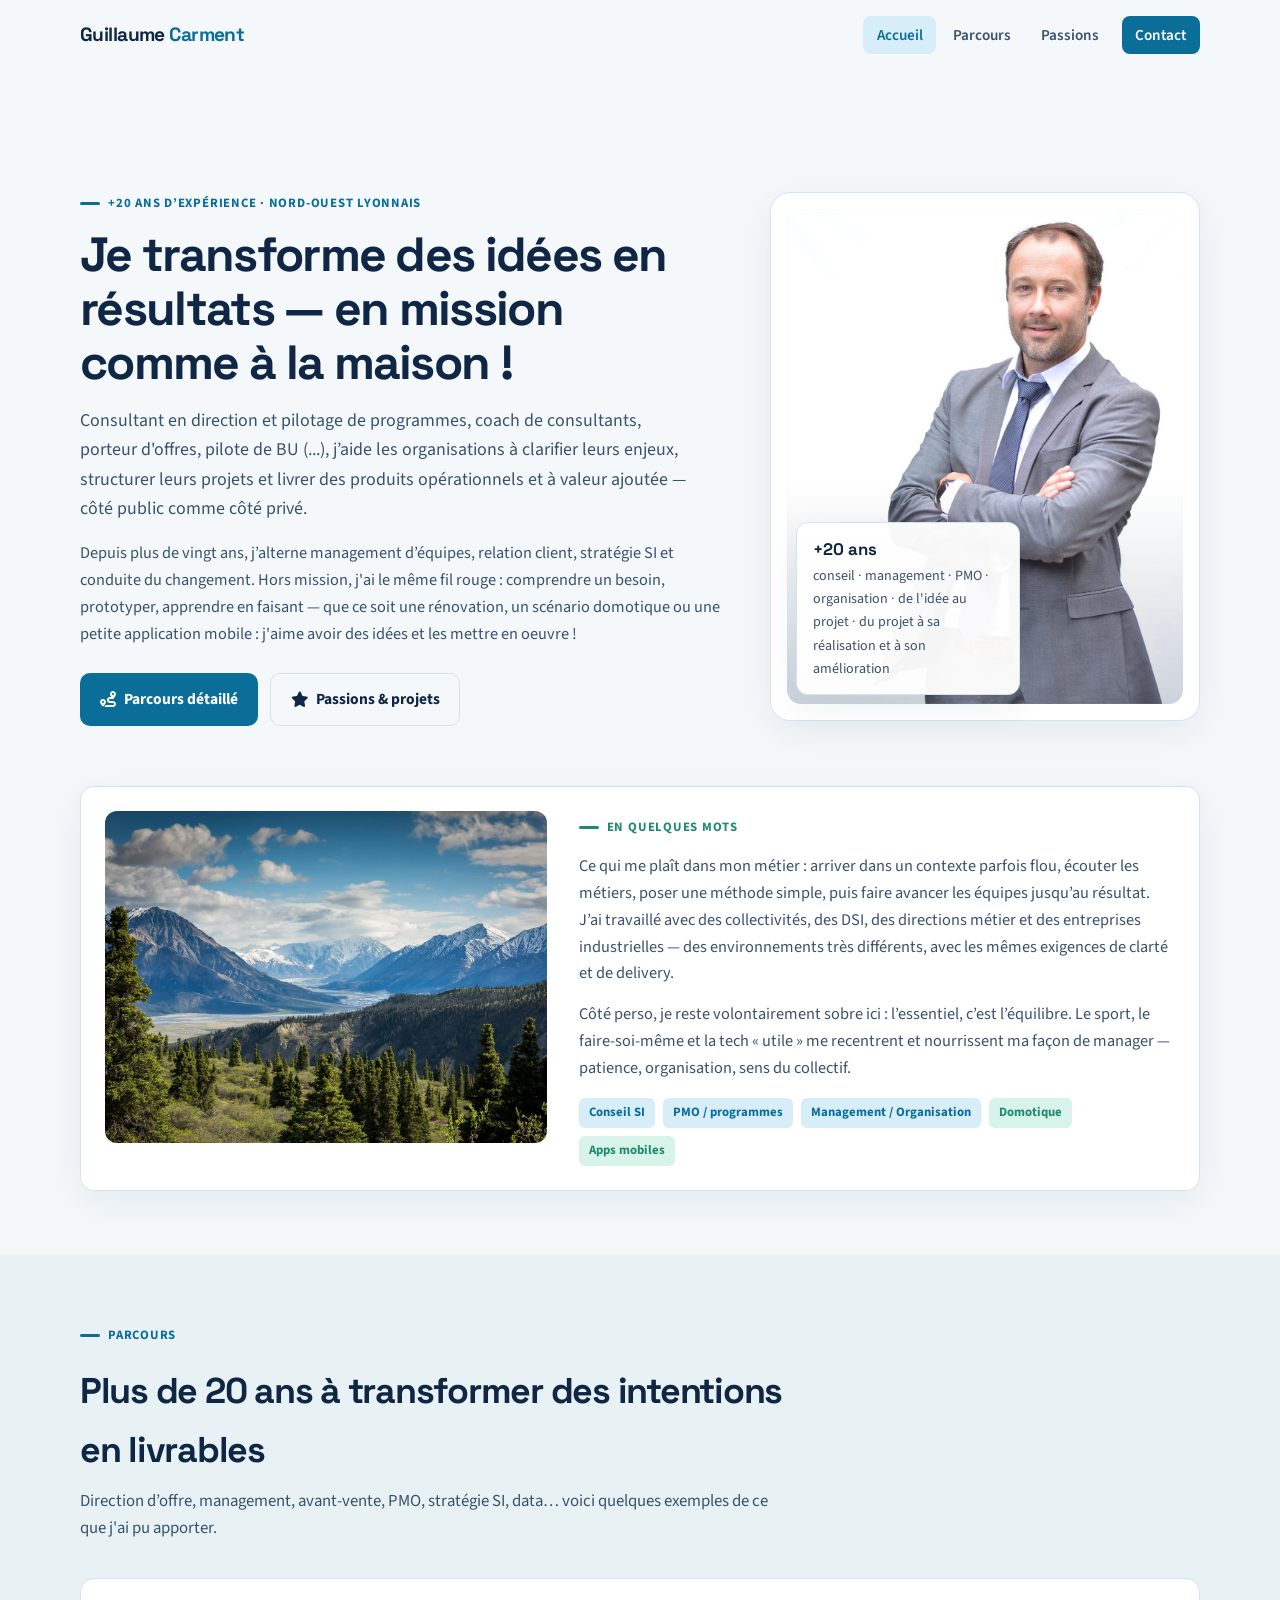
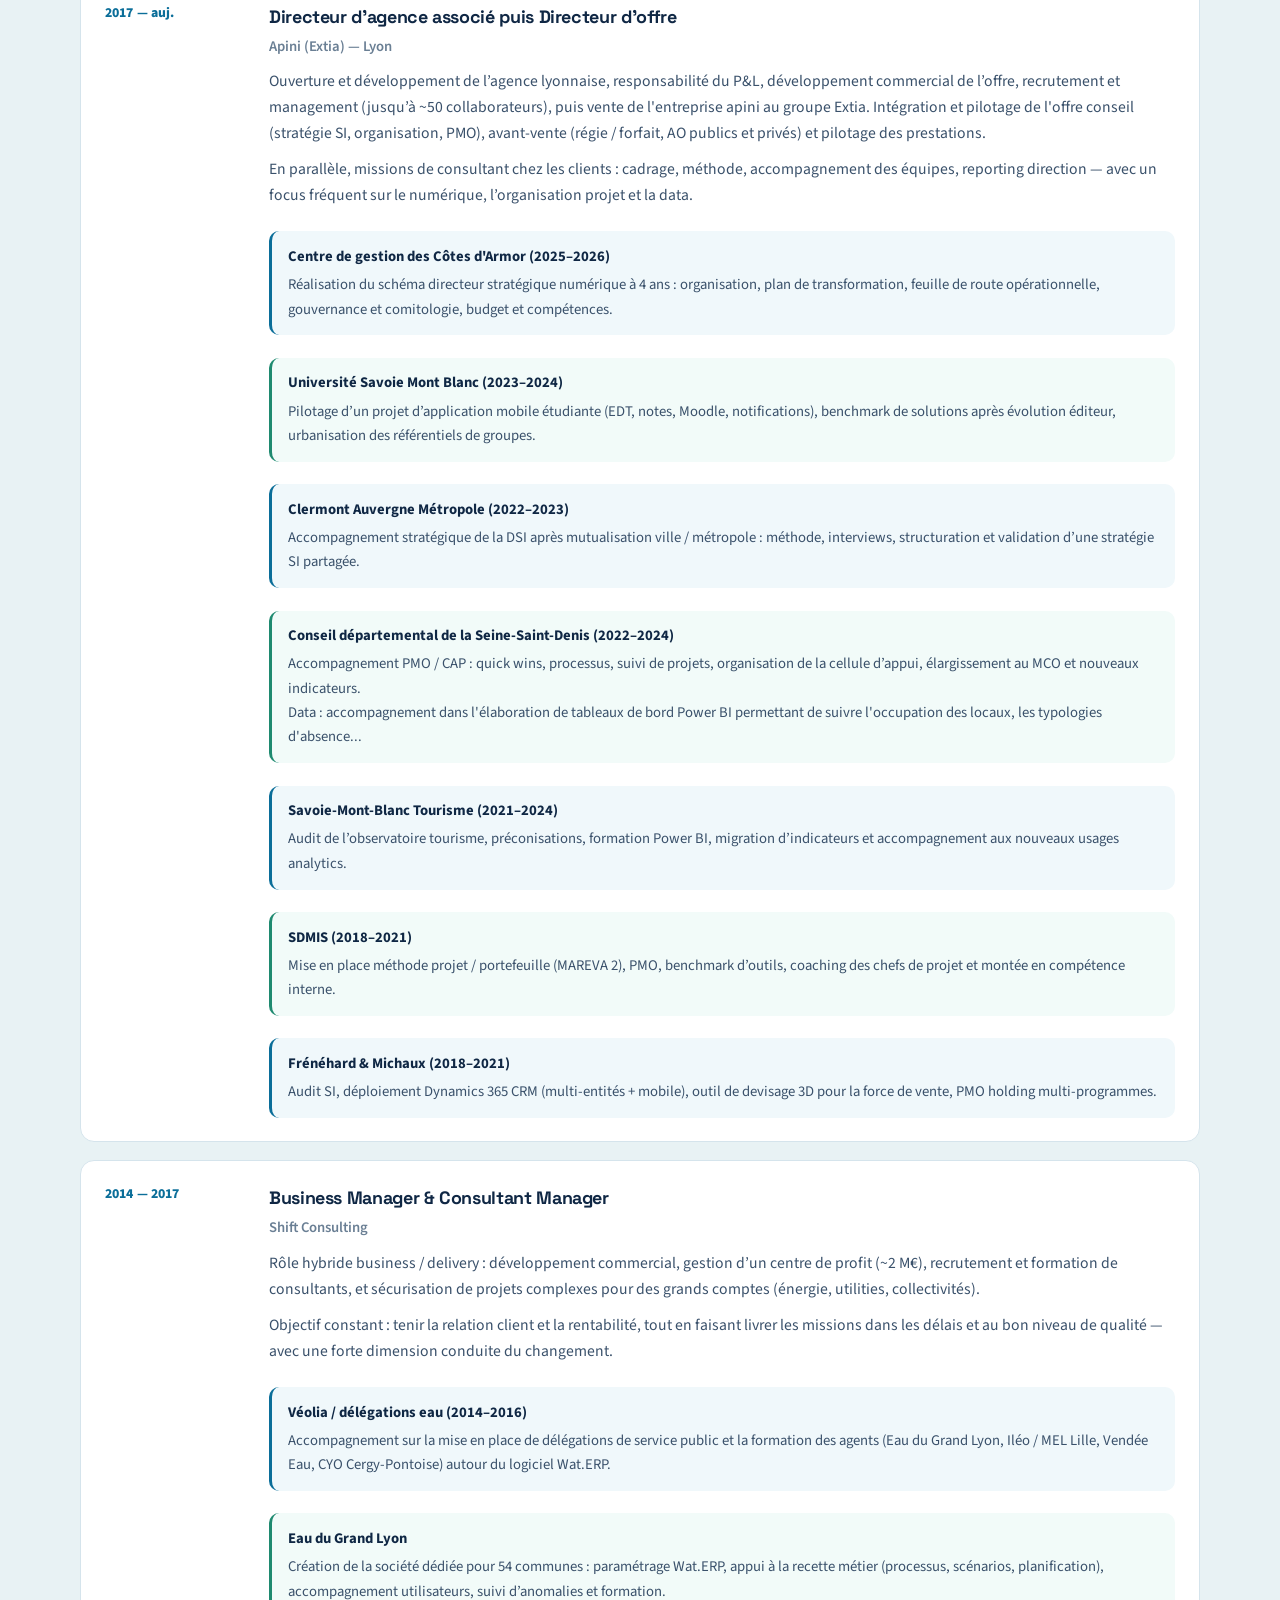
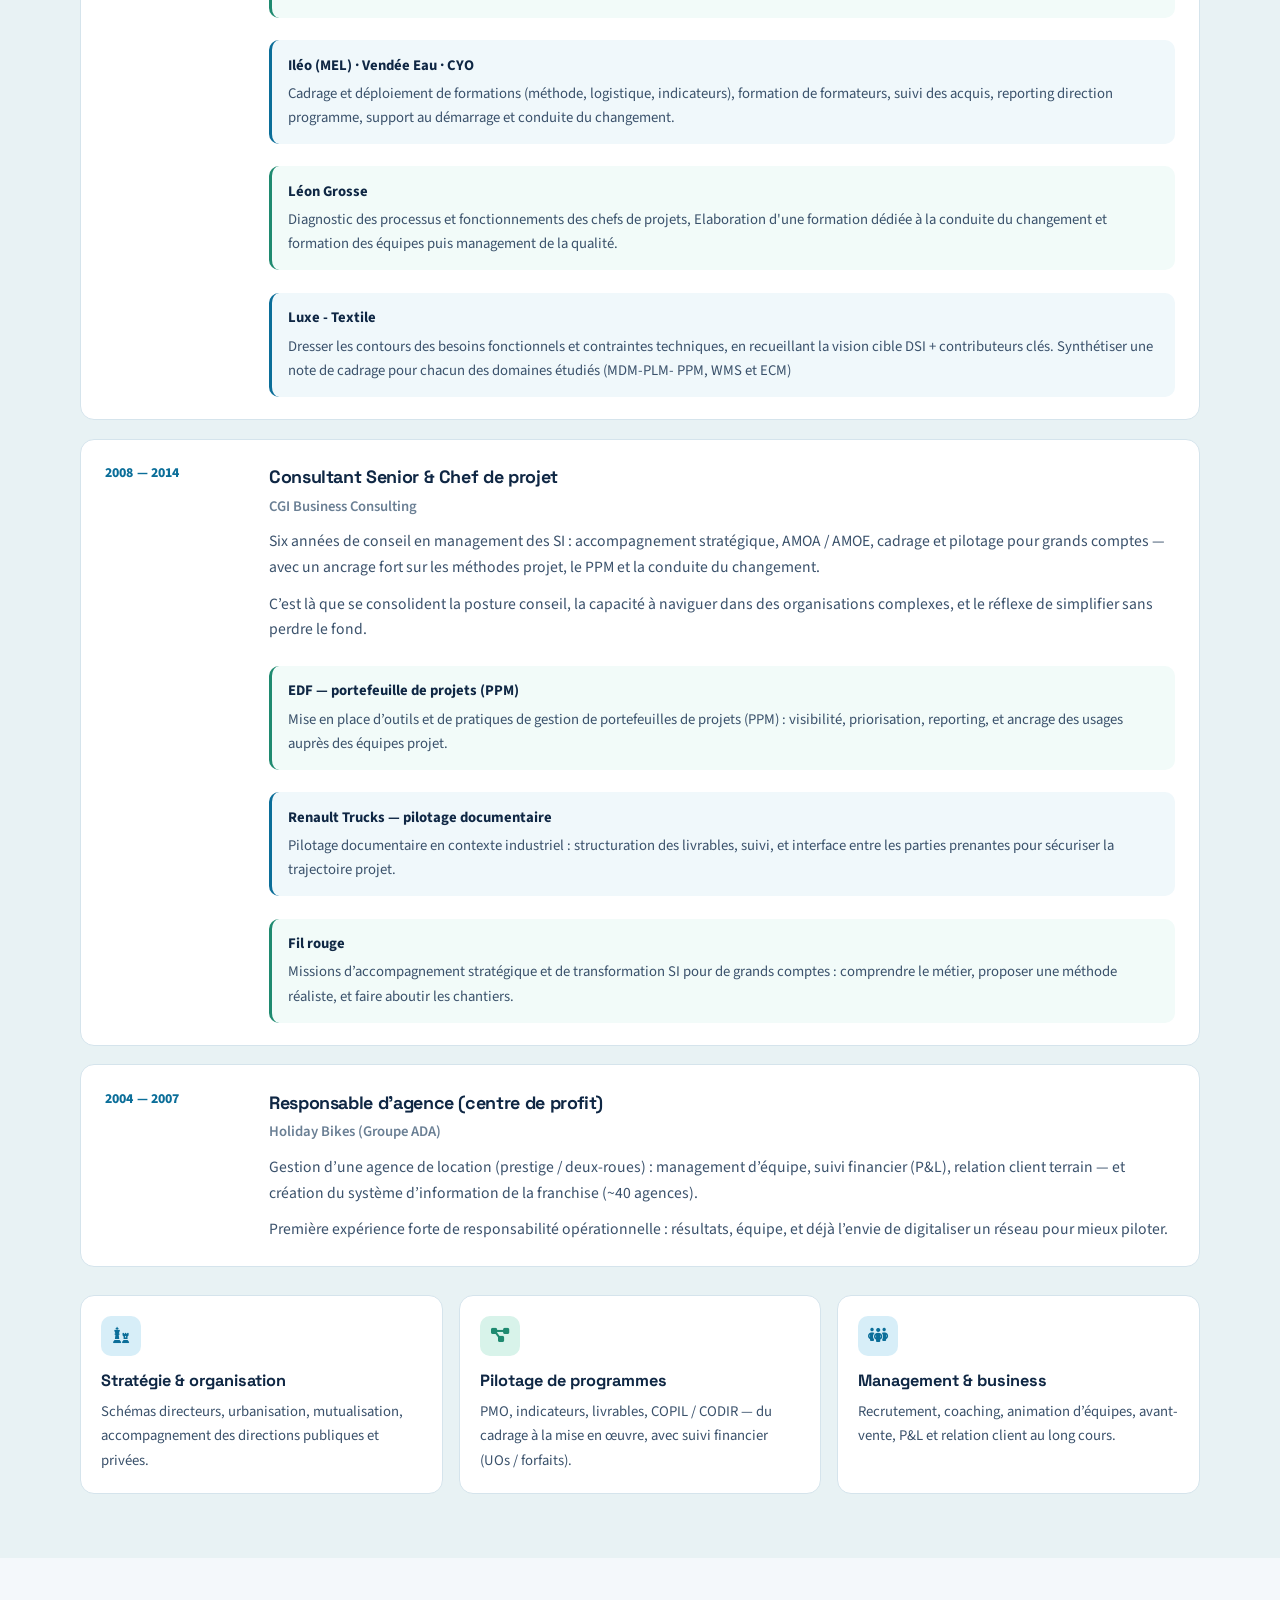
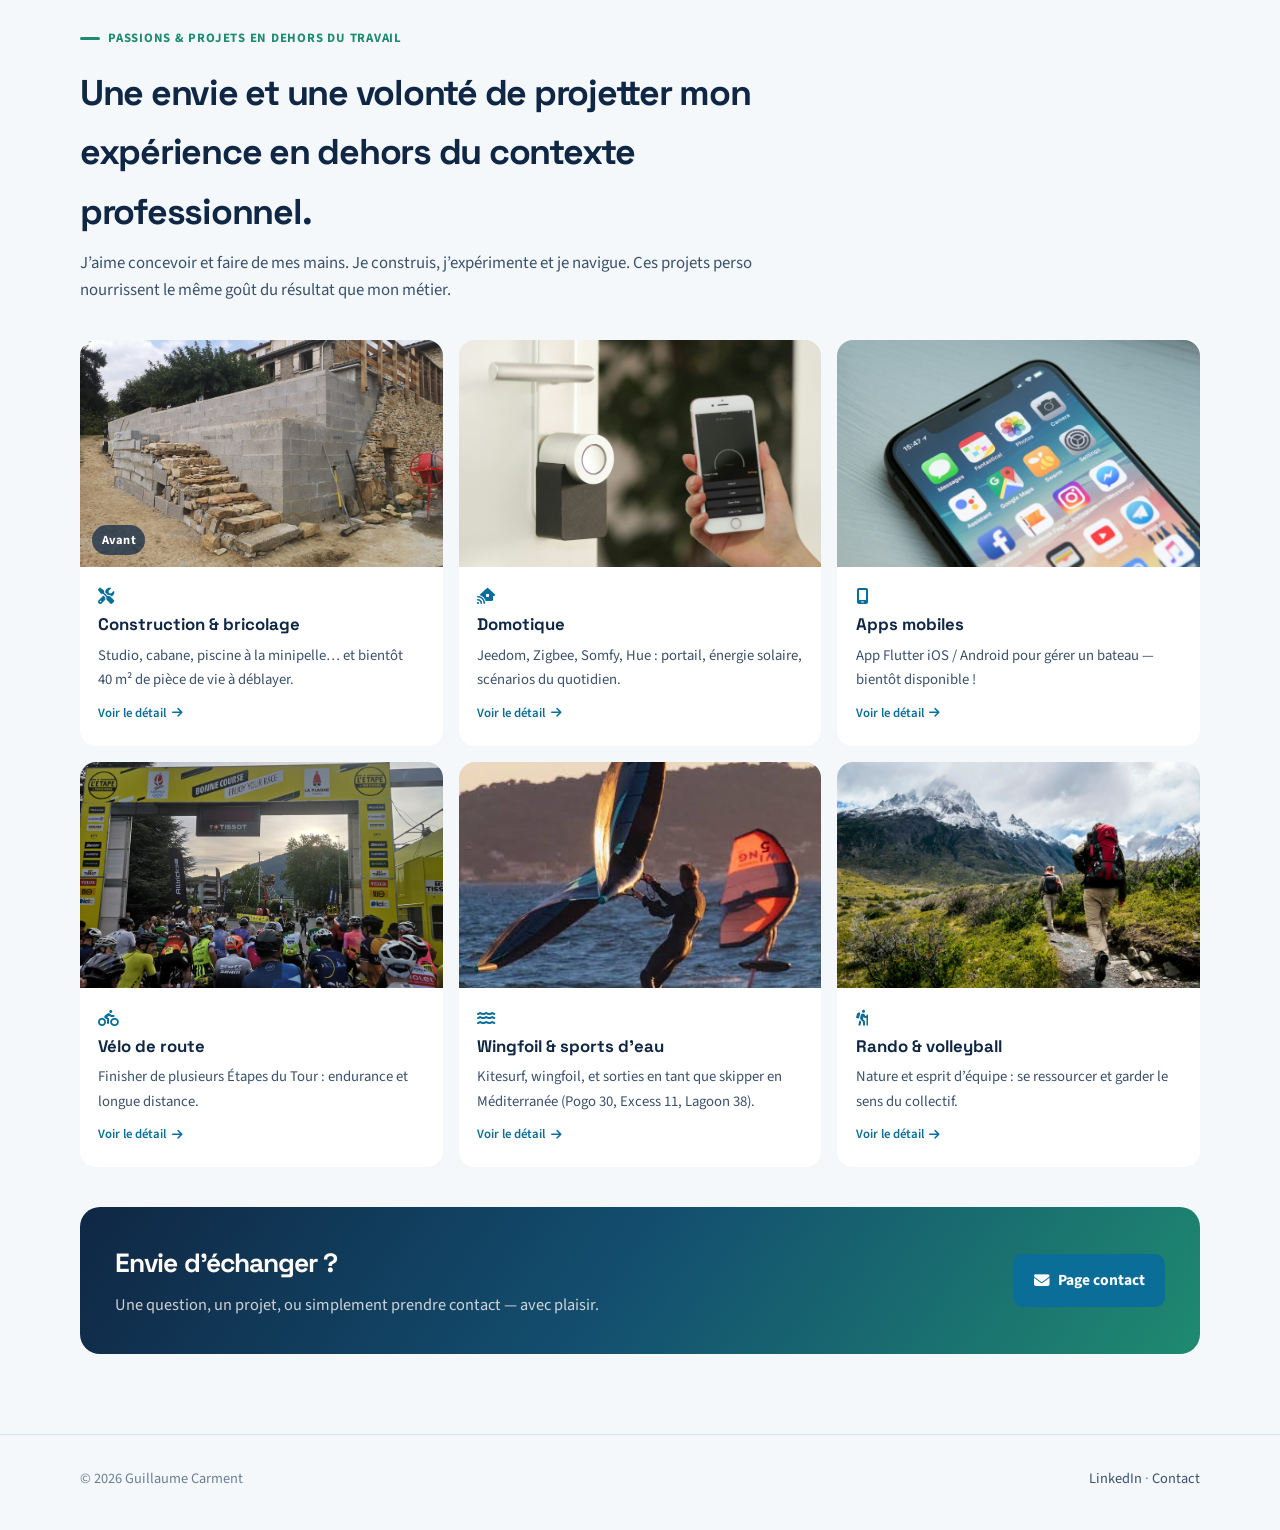
<file: index.html>
<!DOCTYPE html>
<html lang="fr">
<head>
  <meta charset="UTF-8">
  <meta name="viewport" content="width=device-width, initial-scale=1.0">
  <title>Guillaume Carment — Parcours & Passions</title>
    <link rel="icon" href="images/favicon.svg" type="image/svg+xml">
  <link rel="icon" href="images/favicon-32.png" type="image/png" sizes="32x32">
  <link rel="apple-touch-icon" href="images/apple-touch-icon.png">
<meta name="description" content="Guillaume Carment, consultant en direction et pilotage de projets près de Lyon. Parcours professionnel, passions et projets personnels.">
  <link rel="preconnect" href="https://fonts.googleapis.com">
  <link rel="preconnect" href="https://fonts.gstatic.com" crossorigin>
  <link href="https://fonts.googleapis.com/css2?family=Source+Sans+3:ital,wght@0,400;0,600;0,700;1,400&family=Space+Grotesk:wght@500;600;700&display=swap" rel="stylesheet">
  <link rel="stylesheet" href="https://cdnjs.cloudflare.com/ajax/libs/font-awesome/6.5.1/css/all.min.css">
  <style>
:root {
  --bg: #f4f8fb;
  --bg-alt: #e8f2f4;
  --surface: #ffffff;
  --ink: #0f2744;
  --ink-soft: #3a516b;
  --muted: #6a7f94;
  --accent: #0b6e99;
  --accent-2: #1f8a70;
  --accent-soft: #3aa0c5;
  --accent-wash: #d7eef8;
  --teal-wash: #d8f3ea;
  --line: #d5e4ec;
  --radius: 14px;
  --shadow: 0 10px 36px rgba(15, 39, 68, 0.07);
  --font: "Source Sans 3", system-ui, sans-serif;
  --display: "Space Grotesk", system-ui, sans-serif;
  --nav-h: 70px;
}
* { box-sizing: border-box; margin: 0; padding: 0; }
html { scroll-behavior: smooth; scroll-padding-top: calc(var(--nav-h) + 16px); }
body { font-family: var(--font); background: var(--bg); color: var(--ink); line-height: 1.65; font-size: 1.02rem; }
a { color: inherit; text-decoration: none; }
img { max-width: 100%; display: block; }
.wrap { width: min(1120px, calc(100% - 2.5rem)); margin-inline: auto; }

header {
  position: sticky; top: 0; z-index: 50;
  backdrop-filter: blur(14px);
  background: rgba(244, 248, 251, 0.92);
  border-bottom: 1px solid transparent;
  transition: border-color .2s, box-shadow .2s;
}
header.scrolled { border-color: var(--line); box-shadow: 0 8px 24px rgba(26,31,46,.05); }
.nav { height: var(--nav-h); display: flex; align-items: center; justify-content: space-between; gap: 1rem; position: relative; }
.brand { font-family: var(--display); font-weight: 700; font-size: 1.2rem; letter-spacing: -0.03em; }
.brand span { color: var(--accent); }
.nav-links { display: flex; align-items: center; gap: .2rem; list-style: none; }
.nav-links a {
  padding: .5rem .85rem; border-radius: 8px; font-size: .95rem; font-weight: 600;
  color: var(--ink-soft); transition: background .2s, color .2s;
}
.nav-links a:hover, .nav-links a.active { background: var(--accent-wash); color: var(--accent); }
.nav-cta { background: var(--accent) !important; color: #fff !important; margin-left: .35rem; }
.menu-btn {
  display: none; border: 1px solid var(--line); background: var(--surface);
  width: 44px; height: 44px; border-radius: 10px; cursor: pointer; color: var(--ink);
}

.hero {
  padding: 3.25rem 0 2.5rem;
  display: grid; grid-template-columns: 1.2fr .8fr; gap: 2.75rem; align-items: center;
}
.eyebrow {
  display: inline-flex; align-items: center; gap: .5rem;
  font-size: .8rem; font-weight: 700; letter-spacing: .06em;
  text-transform: uppercase; color: var(--accent); margin-bottom: .9rem;
}
.eyebrow::before { content: ""; width: 1.25rem; height: 3px; background: var(--accent); border-radius: 2px; }
.eyebrow.teal { color: var(--accent-2); }
.eyebrow.teal::before { background: var(--accent-2); }
.hero h1, .section-head h2, .cta-band h2, .info-card h1 {
  font-family: var(--display); letter-spacing: -0.035em; font-weight: 700;
}
.hero h1 { font-size: clamp(2.05rem, 3.8vw, 3rem); line-height: 1.12; margin-bottom: 1rem; }
.lead { font-size: 1.12rem; color: var(--ink-soft); max-width: 38rem; margin-bottom: 1rem; }
.lead-extra { color: var(--ink-soft); max-width: 40rem; margin-bottom: 1.6rem; }
.hero-actions { display: flex; flex-wrap: wrap; gap: .75rem; }
.btn {
  display: inline-flex; align-items: center; gap: .5rem; padding: .8rem 1.2rem;
  border-radius: 10px; font-weight: 700; font-size: .97rem;
  border: 1.5px solid transparent; transition: transform .15s, background .2s, border-color .2s;
}
.btn:hover { transform: translateY(-1px); }
.btn-primary { background: var(--accent); color: #fff; }
.btn-ghost { background: transparent; border-color: var(--line); color: var(--ink); }
.btn-ghost:hover { background: var(--surface); border-color: var(--accent-soft); }
.btn-teal { background: var(--accent-2); color: #fff; }

.hero-card {
  background: var(--surface); border: 1px solid var(--line); border-radius: 20px;
  padding: 1rem; box-shadow: var(--shadow); position: relative;
}
.hero-card .photo {
  aspect-ratio: 4/5; border-radius: 14px; width: 100%;
  overflow: hidden; background: var(--bg-alt);
  position: relative;
}
.hero-card .photo img {
  width: 100%; height: 100%;
  object-fit: cover;
  object-position: center 18%;
  display: block;
  transform: translateZ(0);
  -webkit-backface-visibility: hidden;
  image-rendering: auto;
}
.hero-card .photo::after {
  content: "";
  position: absolute; inset: 0;
  border-radius: inherit;
  pointer-events: none;
  background: linear-gradient(180deg, transparent 55%, rgba(15,39,68,.18) 100%);
}
.hero-chip {
  position: absolute; left: 1.6rem; bottom: 1.6rem;
  background: rgba(255,255,255,.96); border: 1px solid var(--line);
  border-radius: 12px; padding: .8rem 1rem; font-size: .88rem; max-width: 14rem;
  box-shadow: var(--shadow); color: var(--ink-soft);
}
.hero-chip strong { display: block; font-family: var(--display); font-size: 1.05rem; color: var(--ink); margin-bottom: .1rem; }

section { padding: 4rem 0; }
section.alt { background: var(--bg-alt); }
.section-head { max-width: 44rem; margin-bottom: 2.2rem; }
.section-head h2 { font-size: clamp(1.7rem, 2.8vw, 2.25rem); margin-bottom: .55rem; }
.section-head p { color: var(--ink-soft); font-size: 1.05rem; }

.about-strip {
  display: grid; grid-template-columns: 1fr 1.35fr; gap: 2rem; align-items: start;
  background: var(--surface); border: 1px solid var(--line); border-radius: var(--radius);
  padding: 1.5rem; box-shadow: var(--shadow); margin-top: 1.25rem;
}
.about-strip img { border-radius: 12px; aspect-ratio: 4/3; object-fit: cover; width: 100%; }
.about-strip p { color: var(--ink-soft); margin-bottom: .85rem; }
.tag-row { display: flex; flex-wrap: wrap; gap: .45rem; margin-top: 1rem; }
.tag {
  background: var(--accent-wash); color: #0b6e99;
  padding: .3rem .65rem; border-radius: 6px; font-size: .8rem; font-weight: 700;
}
.tag.teal { background: var(--teal-wash); color: var(--accent-2); }

.timeline { display: grid; gap: 1.15rem; }
.job {
  background: var(--surface); border: 1px solid var(--line); border-radius: var(--radius);
  padding: 1.4rem 1.5rem; display: grid; grid-template-columns: 9rem 1fr; gap: 1.25rem;
  transition: transform .2s, box-shadow .2s, border-color .2s;
}
.job:hover { transform: translateY(-2px); box-shadow: var(--shadow); border-color: #b7d7e8; }
.job-date { font-size: .86rem; font-weight: 800; color: var(--accent); letter-spacing: .01em; }
.job h3 { font-family: var(--display); font-size: 1.12rem; margin-bottom: .2rem; letter-spacing: -0.02em; }
.role { color: var(--muted); font-size: .92rem; margin-bottom: .65rem; font-weight: 600; }
.job p { color: var(--ink-soft); font-size: .98rem; margin-bottom: .65rem; }
.job p:last-child { margin-bottom: 0; }
.mission {
  margin-top: .75rem; padding: .85rem 1rem; border-radius: 10px;
  background: #f0f8fb; border-left: 3px solid var(--accent);
}
.mission.teal { background: #f2fbf9; border-left-color: var(--accent-2); }
.mission h4 { font-size: .92rem; margin-bottom: .25rem; color: var(--ink); }
.mission p { font-size: .92rem; margin: 0; }
.missions { display: grid; gap: .65rem; margin-top: .35rem; }

.skills { display: grid; grid-template-columns: repeat(3, 1fr); gap: 1rem; margin-top: 1.75rem; }
.skill-card {
  background: var(--surface); border: 1px solid var(--line); border-radius: var(--radius); padding: 1.25rem;
}
.skill-card i {
  width: 40px; height: 40px; border-radius: 10px; display: grid; place-items: center;
  background: var(--accent-wash); color: var(--accent); margin-bottom: .75rem;
}
.skill-card.teal i { background: var(--teal-wash); color: var(--accent-2); }
.skill-card h3 { font-family: var(--display); font-size: 1.02rem; margin-bottom: .35rem; }
.skill-card p { color: var(--ink-soft); font-size: .92rem; }

.passion-grid { display: grid; grid-template-columns: repeat(3, 1fr); gap: 1rem; }
.passion {
  background: var(--surface); border: 1px solid var(--line); border-radius: 16px;
  overflow: hidden; transition: transform .2s, box-shadow .2s;
}
.passion:hover { transform: translateY(-3px); box-shadow: var(--shadow); }
.passion .thumb { aspect-ratio: 16/10; background: var(--bg-alt) center/cover no-repeat; }
.passion .body { padding: 1.1rem 1.15rem 1.25rem; }
.passion .body i { color: var(--accent); margin-bottom: .4rem; display: inline-block; }
.passion h3 { font-family: var(--display); font-size: 1.05rem; margin-bottom: .3rem; }
.passion p { color: var(--ink-soft); font-size: .92rem; }

.cta-band {
  background: linear-gradient(125deg, #0f2744 0%, #134e6f 48%, #1f8a70 100%);
  color: #fffaf5; border-radius: 20px; padding: 2.2rem;
  display: flex; flex-wrap: wrap; align-items: center; justify-content: space-between; gap: 1.25rem;
}
.cta-band h2 { font-size: 1.65rem; margin-bottom: .35rem; }
.cta-band p { color: rgba(255,250,245,.8); max-width: 32rem; }
.cta-band .btn-primary { background: var(--accent); color: #fff; }

footer {
  padding: 2rem 0 2.5rem; color: var(--muted); font-size: .9rem;
  border-top: 1px solid var(--line); margin-top: 1rem;
}
.footer-row { display: flex; justify-content: space-between; gap: 1rem; flex-wrap: wrap; align-items: center; }
footer a { color: var(--ink-soft); }
footer a:hover { color: var(--accent); }

.form-card, .info-card {
  background: var(--surface); border: 1px solid var(--line); border-radius: var(--radius);
  padding: 1.6rem; box-shadow: var(--shadow);
}
.contact-grid { display: grid; grid-template-columns: .9fr 1.1fr; gap: 1.5rem; }
.contact-grid h1 { font-size: clamp(1.8rem, 3vw, 2.35rem); margin: .4rem 0 1rem; }
.info-item { display: flex; gap: .85rem; margin-bottom: 1.1rem; color: var(--ink-soft); }
.info-item i { color: var(--accent); margin-top: .2rem; width: 1.1rem; text-align: center; }
.info-item strong { display: block; color: var(--ink); }
.form-row { display: grid; grid-template-columns: 1fr 1fr; gap: 1rem; }
.form-group { margin-bottom: 1rem; }
.form-group label { display: block; font-size: .9rem; font-weight: 700; margin-bottom: .35rem; }
.form-group input, .form-group textarea, .form-group select {
  width: 100%; padding: .8rem 1rem; border-radius: 10px; border: 1px solid var(--line);
  background: #fff; font: inherit; color: var(--ink);
}
.form-group textarea { min-height: 120px; resize: vertical; }
.form-group input:focus, .form-group textarea:focus, .form-group select:focus {
  outline: 2px solid var(--accent-wash); border-color: var(--accent);
}
.note { font-size: .9rem; color: var(--muted); margin-top: .75rem; }

@media (max-width: 900px) {
  .hero, .about-strip, .job, .contact-grid { grid-template-columns: 1fr; }
  .skills, .passion-grid { grid-template-columns: 1fr 1fr; }
  .menu-btn { display: grid; place-items: center; }
  .nav-links {
    display: none; position: absolute; top: var(--nav-h); left: 0; right: 0;
    background: var(--bg); border-bottom: 1px solid var(--line);
    flex-direction: column; padding: 1rem; gap: .35rem; align-items: stretch;
  }
  .nav-links.open { display: flex; }
  .nav-cta { margin-left: 0; text-align: center; }
}
@media (max-width: 560px) {
  .skills, .passion-grid, .form-row { grid-template-columns: 1fr; }
  .wrap { width: min(1120px, calc(100% - 1.5rem)); }
}

/* Passion cards as buttons */
.passion {
  cursor: pointer;
  text-align: left;
  border: none;
  width: 100%;
  font: inherit;
  color: inherit;
  padding: 0;
  appearance: none;
  -webkit-appearance: none;
}
.passion:focus-visible {
  outline: 2px solid var(--accent);
  outline-offset: 3px;
}
.passion .hint {
  display: inline-flex;
  align-items: center;
  gap: .35rem;
  margin-top: .65rem;
  font-size: .8rem;
  font-weight: 600;
  color: var(--accent);
}
.passion .hint i { font-size: .75rem; margin: 0; }

/* Modal */
.modal-root[hidden] { display: none !important; }
.modal-root {
  position: fixed;
  inset: 0;
  z-index: 2000;
  display: grid;
  place-items: center;
  padding: 1rem;
}
.modal-backdrop {
  position: absolute;
  inset: 0;
  background: rgba(15, 39, 68, 0.55);
  backdrop-filter: blur(4px);
}
.modal-dialog {
  position: relative;
  z-index: 1;
  width: min(720px, 100%);
  max-height: min(88vh, 900px);
  overflow: auto;
  background: var(--surface);
  border-radius: 18px;
  box-shadow: 0 24px 64px rgba(15, 39, 68, 0.25);
  animation: modalIn .22s ease-out;
}
@keyframes modalIn {
  from { opacity: 0; transform: translateY(12px) scale(.98); }
  to { opacity: 1; transform: none; }
}
.modal-dialog { overflow-x: hidden; }
.modal-close {
  position: absolute;
  top: .75rem;
  right: .75rem;
  width: 2.4rem;
  height: 2.4rem;
  border-radius: 999px;
  border: 1px solid var(--line);
  background: var(--surface);
  color: var(--ink);
  cursor: pointer;
  display: grid;
  place-items: center;
  z-index: 3;
  box-shadow: var(--shadow);
}
.modal-close:hover { background: var(--bg-alt); color: var(--accent); }
.modal-hero {
  aspect-ratio: 16/9;
  background: var(--bg-alt) center/cover no-repeat;
  border-radius: 18px 18px 0 0;
}
.modal-body { padding: 1.35rem 1.5rem 1.75rem; }
.modal-body .eyebrow { margin-bottom: .5rem; }
.modal-body h2 {
  font-family: var(--display);
  font-size: clamp(1.35rem, 2.5vw, 1.7rem);
  margin: 0 0 .75rem;
  line-height: 1.2;
}
.modal-body .lead {
  color: var(--ink-soft);
  font-size: 1.05rem;
  margin-bottom: 1rem;
}
.modal-body p { color: var(--ink-soft); margin-bottom: .85rem; }
.modal-tags {
  display: flex;
  flex-wrap: wrap;
  gap: .4rem;
  margin: 1rem 0 1.25rem;
}
.modal-tags span {
  background: var(--accent-wash);
  color: var(--accent);
  font-size: .78rem;
  font-weight: 600;
  padding: .28rem .65rem;
  border-radius: 999px;
}
.modal-gallery {
  display: grid;
  grid-template-columns: 1fr 1fr;
  gap: .6rem;
  margin-top: 1.1rem;
}
.modal-gallery img {
  width: 100%;
  aspect-ratio: 4/3;
  object-fit: cover;
  border-radius: 10px;
  background: var(--bg-alt);
}
.modal-gallery img.is-portrait {
  aspect-ratio: 9 / 19.5;
  object-fit: contain;
  object-position: center top;
  background: #e8f0f4;
  max-height: 520px;
  width: auto;
  max-width: 100%;
  justify-self: center;
}
.modal-gallery img:first-child {
  grid-column: 1 / -1;
  aspect-ratio: 16/9;
}
.modal-gallery.stack {
  grid-template-columns: 1fr;
}
.modal-gallery.stack img,
.modal-gallery.stack img:first-child {
  grid-column: 1;
  aspect-ratio: 16/10;
}
@media (max-width: 560px) {
  .modal-gallery { grid-template-columns: 1fr; }
  .modal-gallery img:first-child { grid-column: auto; }
  .modal-body { padding: 1.1rem 1.15rem 1.4rem; }
}

/* Avant / après slideshow */
.slideshow-frame {
  position: relative;
  overflow: hidden;
  background: var(--bg-alt);
}
.slideshow-frame > img {
  position: absolute;
  inset: 0;
  width: 100%;
  height: 100%;
  object-fit: cover;
  opacity: 0;
  transition: opacity .45s ease;
}
.slideshow-frame > img.is-active { opacity: 1; }
.slideshow-caption {
  position: absolute;
  left: .75rem; bottom: .75rem; z-index: 2;
  background: rgba(15,39,68,.72); color: #fff;
  font-size: .78rem; font-weight: 700;
  padding: .28rem .6rem; border-radius: 999px;
  letter-spacing: .02em;
}
.passion .thumb.slideshow-frame { aspect-ratio: 16/10; }
.modal-hero.slideshow-frame { aspect-ratio: 16/9; border-radius: 18px 18px 0 0; }

body.modal-open { overflow: hidden; }

</style>
</head>
<body>
  <header id="site-header">
    <div class="wrap nav">
      <a class="brand" href="#accueil">Guillaume <span>Carment</span></a>
      <button class="menu-btn" id="menu-btn" aria-label="Menu"><i class="fas fa-bars"></i></button>
      <ul class="nav-links" id="nav-links">
        <li><a href="#accueil" class="active">Accueil</a></li>
        <li><a href="#parcours">Parcours</a></li>
        <li><a href="#passions">Passions</a></li>
        <li><a class="nav-cta" href="contact.html">Contact</a></li>
      </ul>
    </div>
  </header>

  <main>
    <section id="accueil">
      <div class="wrap hero">
        <div>
          <div class="eyebrow">+20 ans d’expérience · Nord-ouest lyonnais</div>
          <h1>Je transforme des idées en résultats — en mission comme à la maison !</h1>
          <p class="lead">
            Consultant en direction et pilotage de programmes, coach de consultants, porteur d'offres, pilote de BU (...),  j’aide les organisations à clarifier leurs enjeux,
            structurer leurs projets et livrer des produits opérationnels et à valeur ajoutée — côté public comme côté privé.
          </p>
          <p class="lead-extra">
            Depuis plus de vingt ans, j’alterne management d’équipes, relation client, stratégie SI et conduite du changement.
            Hors mission, j'ai le même fil rouge : comprendre un besoin, prototyper, apprendre en faisant —
            que ce soit une rénovation, un scénario domotique ou une petite application mobile : j'aime avoir des idées et les mettre en oeuvre !
          </p>
          <div class="hero-actions">
            <a class="btn btn-primary" href="#parcours"><i class="fas fa-route"></i> Parcours détaillé</a>
            <a class="btn btn-ghost" href="#passions"><i class="fas fa-star"></i> Passions & projets</a>
          </div>
        </div>
        <div class="hero-card">
          <div class="photo"><img src="images/portrait.jpg" alt="Guillaume Carment" width="1068" height="1600" decoding="async" fetchpriority="high"></div>
          <div class="hero-chip">
            <strong>+20 ans</strong>
            conseil · management · PMO · organisation · de l'idée au projet · du projet à sa réalisation et à son amélioration
          </div>
        </div>
      </div>
      <div class="wrap">
        <div class="about-strip">
          <img src="images/montagne.jpg" alt="La nature, une source d'inspiration !">
          <div>
            <div class="eyebrow teal">En quelques mots</div>
            <p>
              Ce qui me plaît dans mon métier : arriver dans un contexte parfois flou, écouter les métiers,
              poser une méthode simple, puis faire avancer les équipes jusqu’au résultat. J’ai travaillé avec des
              collectivités, des DSI, des directions métier et des entreprises industrielles — des environnements
              très différents, avec les mêmes exigences de clarté et de delivery.
            </p>
            <p>
              Côté perso, je reste volontairement sobre ici : l’essentiel, c’est l’équilibre. Le sport, le faire-soi-même
              et la tech « utile » me recentrent et nourrissent ma façon de manager — patience, organisation, sens du collectif.
            </p>
            <div class="tag-row">
              <span class="tag">Conseil SI</span>
              <span class="tag">PMO / programmes</span>
              <span class="tag">Management / Organisation</span>
              <span class="tag teal">Domotique</span>
              <span class="tag teal">Apps mobiles</span>
            </div>
          </div>
        </div>
      </div>
    </section>

    <section id="parcours" class="alt">
      <div class="wrap">
        <div class="section-head">
          <div class="eyebrow">Parcours</div>
          <h2>Plus de 20 ans à transformer des intentions en livrables</h2>
          <p>
            Direction d’offre, management, avant-vente, PMO, stratégie SI, data… voici quelques exemples de ce que j'ai pu apporter.
          </p>
        </div>

        <div class="timeline">
          <article class="job">
            <div class="job-date">2017 — auj.</div>
            <div>
              <h3>Directeur d’agence associé puis Directeur d’offre</h3>
              <div class="role">Apini (Extia) — Lyon</div>
              <p>
                Ouverture et développement de l’agence lyonnaise, responsabilité du P&amp;L, développement commercial de l’offre, recrutement et
                management (jusqu’à ~50 collaborateurs), puis vente de l'entreprise apini au groupe Extia. Intégration et pilotage de l'offre conseil (stratégie SI, organisation, PMO),
                avant-vente (régie / forfait, AO publics et privés) et pilotage des prestations.
              </p>
              <p>
                En parallèle, missions de consultant chez les clients : cadrage, méthode, accompagnement des équipes,
                reporting direction — avec un focus fréquent sur le numérique, l’organisation projet et la data.
              </p>
              <div class="missions">
                <div class="mission">
                  <h4>Centre de gestion des Côtes d'Armor (2025–2026)</h4>
                  <p>Réalisation du schéma directeur stratégique numérique à 4 ans : organisation, plan de transformation, feuille de route opérationnelle, gouvernance et comitologie, budget et compétences.</p>
                </div>
                <div class="mission teal">
                  <h4>Université Savoie Mont Blanc (2023–2024)</h4>
                  <p>Pilotage d’un projet d’application mobile étudiante (EDT, notes, Moodle, notifications), benchmark de solutions après évolution éditeur, urbanisation des référentiels de groupes.</p>
                </div>
                <div class="mission">
                  <h4>Clermont Auvergne Métropole (2022–2023)</h4>
                  <p>Accompagnement stratégique de la DSI après mutualisation ville / métropole : méthode, interviews, structuration et validation d’une stratégie SI partagée.</p>
                </div>
                <div class="mission teal">
                  <h4>Conseil départemental de la Seine-Saint-Denis (2022–2024)</h4>
                  <p>Accompagnement PMO / CAP : quick wins, processus, suivi de projets, organisation de la cellule d’appui, élargissement au MCO et nouveaux indicateurs.</p>
                  <p>Data : accompagnement dans l'élaboration de tableaux de bord Power BI permettant de suivre l'occupation des locaux, les typologies d'absence...</p>
                </div>
                <div class="mission">
                  <h4>Savoie-Mont-Blanc Tourisme (2021–2024)</h4>
                  <p>Audit de l’observatoire tourisme, préconisations, formation Power BI, migration d’indicateurs et accompagnement aux nouveaux usages analytics.</p>
                </div>
                <div class="mission teal">
                  <h4>SDMIS (2018–2021)</h4>
                  <p>Mise en place méthode projet / portefeuille (MAREVA 2), PMO, benchmark d’outils, coaching des chefs de projet et montée en compétence interne.</p>
                </div>
                <div class="mission">
                  <h4>Frénéhard &amp; Michaux (2018–2021)</h4>
                  <p>Audit SI, déploiement Dynamics 365 CRM (multi-entités + mobile), outil de devisage 3D pour la force de vente, PMO holding multi-programmes.</p>
                </div>
              </div>
            </div>
          </article>

          <article class="job">
            <div class="job-date">2014 — 2017</div>
            <div>
              <h3>Business Manager &amp; Consultant Manager</h3>
              <div class="role">Shift Consulting</div>
              <p>
                Rôle hybride business / delivery : développement commercial, gestion d’un centre de profit (~2&nbsp;M€),
                recrutement et formation de consultants, et sécurisation de projets complexes pour des grands comptes
                (énergie, utilities, collectivités).
              </p>
              <p>
                Objectif constant : tenir la relation client et la rentabilité, tout en faisant livrer les missions
                dans les délais et au bon niveau de qualité — avec une forte dimension conduite du changement.
              </p>
              <div class="missions">
                <div class="mission">
                  <h4>Véolia / délégations eau (2014–2016)</h4>
                  <p>
                    Accompagnement sur la mise en place de délégations de service public et la formation des agents
                    (Eau du Grand Lyon, Iléo / MEL Lille, Vendée Eau, CYO Cergy-Pontoise) autour du logiciel Wat.ERP.
                  </p>
                </div>
                <div class="mission teal">
                  <h4>Eau du Grand Lyon</h4>
                  <p>
                    Création de la société dédiée pour 54 communes : paramétrage Wat.ERP, appui à la recette métier
                    (processus, scénarios, planification), accompagnement utilisateurs, suivi d’anomalies et formation.
                  </p>
                </div>
                <div class="mission">
                  <h4>Iléo (MEL) · Vendée Eau · CYO</h4>
                  <p>
                    Cadrage et déploiement de formations (méthode, logistique, indicateurs), formation de formateurs,
                    suivi des acquis, reporting direction programme, support au démarrage et conduite du changement.
                  </p>
                </div>
                <div class="mission teal">
                  <h4>Léon Grosse</h4>
                  <p>Diagnostic des processus et fonctionnements des chefs de projets, Elaboration d'une formation dédiée 
                    à la conduite du changement et formation des équipes puis management de la qualité.
                  </p>
                </div>
                <div class="mission">
                  <h4>Luxe - Textile</h4>
                  <p>Dresser les contours des besoins fonctionnels et contraintes techniques, en recueillant la vision cible DSI + contributeurs clés. 
                    Synthétiser une note de cadrage pour chacun des domaines étudiés (MDM-PLM- PPM, WMS et ECM)
                  </p>
                </div>
              </div>
            </div>
          </article>

          <article class="job">
            <div class="job-date">2008 — 2014</div>
            <div>
              <h3>Consultant Senior &amp; Chef de projet</h3>
              <div class="role">CGI Business Consulting</div>
              <p>
                Six années de conseil en management des SI : accompagnement stratégique, AMOA / AMOE, cadrage et
                pilotage pour grands comptes — avec un ancrage fort sur les méthodes projet, le PPM et la conduite du changement.
              </p>
              <p>
                C’est là que se consolident la posture conseil, la capacité à naviguer dans des organisations complexes,
                et le réflexe de simplifier sans perdre le fond.
              </p>
              <div class="missions">
                <div class="mission teal">
                  <h4>EDF — portefeuille de projets (PPM)</h4>
                  <p>
                    Mise en place d’outils et de pratiques de gestion de portefeuilles de projets (PPM) :
                    visibilité, priorisation, reporting, et ancrage des usages auprès des équipes projet.
                  </p>
                </div>
                <div class="mission">
                  <h4>Renault Trucks — pilotage documentaire</h4>
                  <p>
                    Pilotage documentaire en contexte industriel : structuration des livrables, suivi, et interface
                    entre les parties prenantes pour sécuriser la trajectoire projet.
                  </p>
                </div>
                <div class="mission teal">
                  <h4>Fil rouge</h4>
                  <p>
                    Missions d’accompagnement stratégique et de transformation SI pour de grands comptes :
                    comprendre le métier, proposer une méthode réaliste, et faire aboutir les chantiers.
                  </p>
                </div>
              </div>
            </div>
          </article>

          <article class="job">
            <div class="job-date">2004 — 2007</div>
            <div>
              <h3>Responsable d’agence (centre de profit)</h3>
              <div class="role">Holiday Bikes (Groupe ADA)</div>
              <p>
                Gestion d’une agence de location (prestige / deux-roues) : management d’équipe, suivi financier (P&amp;L),
                relation client terrain — et création du système d’information de la franchise (~40 agences).
              </p>
              <p>
                Première expérience forte de responsabilité opérationnelle : résultats, équipe, et déjà l’envie de
                digitaliser un réseau pour mieux piloter.
              </p>
            </div>
          </article>
        </div>

        <div class="skills">
          <div class="skill-card">
            <i class="fas fa-chess"></i>
            <h3>Stratégie &amp; organisation</h3>
            <p>Schémas directeurs, urbanisation, mutualisation, accompagnement des directions publiques et privées.</p>
          </div>
          <div class="skill-card teal">
            <i class="fas fa-diagram-project"></i>
            <h3>Pilotage de programmes</h3>
            <p>PMO, indicateurs, livrables, COPIL / CODIR — du cadrage à la mise en œuvre, avec suivi financier (UOs / forfaits).</p>
          </div>
          <div class="skill-card">
            <i class="fas fa-people-group"></i>
            <h3>Management &amp; business</h3>
            <p>Recrutement, coaching, animation d’équipes, avant-vente, P&amp;L et relation client au long cours.</p>
          </div>
        </div>
      </div>
    </section>

    <section id="passions">
      <div class="wrap">
        <div class="section-head">
          <div class="eyebrow teal">Passions &amp; projets en dehors du travail</div>
          <h2>Une envie et une volonté de projetter mon expérience en dehors du contexte professionnel.</h2>
          <p>J’aime concevoir et faire de mes mains. Je construis, j’expérimente et je navigue. Ces projets perso nourrissent le même goût du résultat que mon métier.</p>
        </div>
        
        <div class="passion-grid">
          <button type="button" class="passion" data-passion="bricolage" aria-haspopup="dialog">
            <div class="thumb slideshow-frame" data-slideshow="images/bricolage-avant.jpg|images/bricolage-apres.jpg" data-labels="Avant|Après" data-interval="3000">
              <img src="images/bricolage-avant.jpg" alt="" class="is-active" decoding="async">
              <img src="images/bricolage-apres.jpg" alt="" decoding="async">
              <span class="slideshow-caption">Avant</span>
            </div>
            <div class="body">
              <i class="fas fa-tools" aria-hidden="true"></i>
              <h3>Construction &amp; bricolage</h3>
              <p>Studio, cabane, piscine à la minipelle… et bientôt 40&nbsp;m² de pièce de vie à déblayer.</p>
              <span class="hint">Voir le détail <i class="fas fa-arrow-right" aria-hidden="true"></i></span>
            </div>
          </button>
          <button type="button" class="passion" data-passion="domotique" aria-haspopup="dialog">
            <div class="thumb" style="background-image:url('images/domotique.jpg')"></div>
            <div class="body">
              <i class="fas fa-house-signal" aria-hidden="true"></i>
              <h3>Domotique</h3>
              <p>Jeedom, Zigbee, Somfy, Hue : portail, énergie solaire, scénarios du quotidien.</p>
              <span class="hint">Voir le détail <i class="fas fa-arrow-right" aria-hidden="true"></i></span>
            </div>
          </button>
          <button type="button" class="passion" data-passion="apps" aria-haspopup="dialog">
            <div class="thumb" style="background-image:url('images/apps.jpg')"></div>
            <div class="body">
              <i class="fas fa-mobile-screen" aria-hidden="true"></i>
              <h3>Apps mobiles</h3>
              <p>App Flutter iOS / Android pour gérer un bateau — bientôt disponible !</p>
              <span class="hint">Voir le détail <i class="fas fa-arrow-right" aria-hidden="true"></i></span>
            </div>
          </button>
          <button type="button" class="passion" data-passion="velo" aria-haspopup="dialog">
            <div class="thumb" style="background-image:url('images/velo.jpg')"></div>
            <div class="body">
              <i class="fas fa-biking" aria-hidden="true"></i>
              <h3>Vélo de route</h3>
              <p>Finisher de plusieurs Étapes du Tour : endurance et longue distance.</p>
              <span class="hint">Voir le détail <i class="fas fa-arrow-right" aria-hidden="true"></i></span>
            </div>
          </button>
          <button type="button" class="passion" data-passion="wingfoil" aria-haspopup="dialog">
            <div class="thumb" style="background-image:url('images/wingfoil.jpg')"></div>
            <div class="body">
              <i class="fas fa-water" aria-hidden="true"></i>
              <h3>Wingfoil &amp; sports d’eau</h3>
              <p>Kitesurf, wingfoil, et sorties en tant que skipper en Méditerranée (Pogo 30, Excess 11, Lagoon 38).</p>
              <span class="hint">Voir le détail <i class="fas fa-arrow-right" aria-hidden="true"></i></span>
            </div>
          </button>
          <button type="button" class="passion" data-passion="nature" aria-haspopup="dialog">
            <div class="thumb" style="background-image:url('images/rando.jpg')"></div>
            <div class="body">
              <i class="fas fa-person-hiking" aria-hidden="true"></i>
              <h3>Rando &amp; volleyball</h3>
              <p>Nature et esprit d’équipe : se ressourcer et garder le sens du collectif.</p>
              <span class="hint">Voir le détail <i class="fas fa-arrow-right" aria-hidden="true"></i></span>
            </div>
          </button>
        </div>

        <div style="margin-top: 2.5rem;">
          <div class="cta-band">
            <div>
              <h2>Envie d’échanger ?</h2>
              <p>Une question, un projet, ou simplement prendre contact — avec plaisir.</p>
            </div>
            <a class="btn btn-primary" href="contact.html"><i class="fas fa-envelope"></i> Page contact</a>
          </div>
        </div>
      </div>
    </section>
  </main>

  <footer>
    <div class="wrap footer-row">
      <span>© 2026 Guillaume Carment</span>
      <span>
        <a href="https://www.linkedin.com/in/guillaumecarment/" target="_blank" rel="noopener">LinkedIn</a>
        ·
        <a href="contact.html">Contact</a>
      </span>
    </div>
  </footer>

  <div class="modal-root" id="passion-modal" hidden>
    <div class="modal-backdrop" data-close></div>
    <div class="modal-dialog" role="dialog" aria-modal="true" aria-labelledby="passion-modal-title" tabindex="-1">
      <button type="button" class="modal-close" data-close aria-label="Fermer"><i class="fas fa-xmark" aria-hidden="true"></i></button>
      <div class="modal-hero" id="passion-modal-hero"></div>
      <div class="modal-body">
        <div class="eyebrow teal" id="passion-modal-eyebrow">Passion</div>
        <h2 id="passion-modal-title"></h2>
        <p class="lead" id="passion-modal-lead"></p>
        <div class="modal-tags" id="passion-modal-tags"></div>
        <div id="passion-modal-copy"></div>
        <div class="modal-gallery" id="passion-modal-gallery"></div>
      </div>
    </div>
  </div>

  <script>
    const header = document.getElementById('site-header');
    const menuBtn = document.getElementById('menu-btn');
    const navLinks = document.getElementById('nav-links');
    window.addEventListener('scroll', () => header.classList.toggle('scrolled', window.scrollY > 8));
    menuBtn.addEventListener('click', () => navLinks.classList.toggle('open'));
    navLinks.querySelectorAll('a').forEach(a => a.addEventListener('click', () => navLinks.classList.remove('open')));
    const sections = ['accueil', 'parcours', 'passions'];
    const obs = new IntersectionObserver((entries) => {
      entries.forEach(entry => {
        if (!entry.isIntersecting) return;
        document.querySelectorAll('.nav-links a').forEach(a => {
          a.classList.toggle('active', a.getAttribute('href') === '#' + entry.target.id);
        });
      });
    }, { rootMargin: '-40% 0px -50% 0px' });
    sections.forEach(id => { const el = document.getElementById(id); if (el) obs.observe(el); });

    const passions = {
      bricolage: {
        eyebrow: "Faire de ses mains",
        title: "Construction & bricolage",
        lead: "Du plan au chantier : concevoir, résoudre, et voir quelque chose de tangible prendre forme.",
        tags: ["Studio", "Cabane", "Minipelle", "Piscine", "Pièce de vie"],
        hero: "images/bricolage.jpg",
        slideshow: ["images/bricolage-avant.jpg", "images/bricolage-apres.jpg"],
        slideshowLabels: ["Avant", "Après"],
        slideshowInterval: 3000,
        gallery: [
          "images/bois.jpg"
        ],
        html: `
          <p>Création d’un <strong>studio autonome de A à Z</strong> (plomberie, électricité, isolation, finitions), rénovation d’appartements et d’un garage, réalisation d'une <strong>cabane de 30&nbsp;m² dans les arbres</strong> avec tyrolienne — autant de chantiers où chaque geste s’apprend en faisant.</p>
          <p>Avec une <strong>minipelle</strong>, j’ai pu finaliser la construction de la piscine, puis en creuser une autre !. Prochain chantier : <strong>déblayer 40&nbsp;m²</strong> pour en faire une nouvelle pièce de vie.</p>
          <p>Même fil rouge qu’en projet : cadrer, prioriser, livrer — et accepter que le terrain réserve toujours des surprises.</p>`
      },
      domotique: {
        eyebrow: "Maison connectée",
        title: "Domotique",
        lead: "Une maison pilotée pour simplifier le quotidien, mieux consommer, et garder la main sur l’énergie.",
        tags: ["Jeedom", "Zigbee", "Somfy", "Philips Hue", "Solaire"],
        hero: "images/domotique.jpg",
        gallery: [
          "images/domotique-1.jpg",
          "images/domotique-2.jpg",
          "images/domotique-solaire.jpg"
        ],
        html: `
          <p>La maison tourne sous <strong>Jeedom</strong>, avec un mix <strong>Zigbee</strong>, Wi‑Fi, <strong>Somfy</strong> et <strong>Philips Hue</strong> : portail piloté depuis le téléphone, serrure connectée, volets automatisés, scénarios d’ouverture / fermeture de la maison.</p>
          <p>Côté énergie : suivi des <strong>panneaux solaires</strong> et répartition vers les ballons grâce à un <strong>routeur solaire</strong> fabriqué pour l’occasion. Des scénarios plus fins gèrent aussi l’éclairage du matin pour réveiller les enfants en douceur… et consommer moins.</p>
          <p>L’idée n’est pas d’empiler des gadgets, c’est de rendre l’usage robuste et utile au quotidien !</p>`
      },
      apps: {
        eyebrow: "Bientôt disponible",
        title: "Apps mobiles",
        lead: "Une application Flutter pour iOS et Android : tout ce qu’il faut pour gérer un bateau, de l’inventaire à la carte marine.",
        tags: ["Flutter", "iOS", "Android", "Nautisme", "IA"],
        hero: "images/apps.jpg",
        gallery: [
          "images/apps-ecran.jpg",
          "images/apps-mobile.jpg",
          "images/apps-proto.jpg"
        ],
        portraitGallery: ["images/apps-mobile.jpg"],
        html: `
          <p>Développement d’une app <strong>Flutter</strong> (iOS et Android), en version gratuite et payante, dédiée à la gestion d’un bateau : inventaire, entretien, journal de bord, waypoints, carte marine…</p>
          <p>L’<strong>IA</strong> s’y glisse pour générer des menus, aider au suivi de l’inventaire et de l’entretien — moins de charge mentale à bord, plus de temps pour naviguer.</p>
          <p><strong>Bientôt disponible.</strong> Un projet perso qui relie deux univers : le code et la mer.</p>`
      },
      velo: {
        eyebrow: "Endurance",
        title: "Vélo de route",
        lead: "La longue distance comme école de résilience : préparation, régularité, et plaisir de franchir la ligne.",
        tags: ["Étapes du Tour", "Endurance", "Résilience"],
        hero: "images/velo.jpg",
        gallery: [
          "images/velo-1.jpg",
          "images/velo-2.jpg",
          "images/velo-3.jpg"
        ],
        html: `
          <p>Finisher de <strong>4 «&nbsp;Étapes du Tour de France&nbsp;»</strong> : des journées longues, du dénivelé, et l’obligation de tenir un rythme sur plusieurs heures.</p>
          <p>Ce que le vélo m’apprend se retrouve ailleurs : préparer, doser l’effort, accepter les passages durs, et continuer. Résilience et endurance — sans dramatiser, juste en avançant.</p>
          <p>Sur les routes du Nord-Ouest lyonnais et au-delà, c’est aussi un temps pour soi : tête libre, corps engagé, paysage qui défile.</p>`
      },
      wingfoil: {
        eyebrow: "Mer & éléments",
        title: "Wingfoil & sports d’eau",
        lead: "De la voile familiale au wingfoil : lire le vent, tenir un bateau, et rester humble face aux éléments.",
        tags: ["Wingfoil", "Kitesurf", "Skipper", "Méditerranée"],
        hero: "images/wingfoil.jpg",
        gallery: [
          "images/bateau.jpg",
          "images/mer.jpg",
          "images/wingfoil-2.jpg"
        ],
        html: `
          <p>Sorties sur <strong>Pogo 30</strong>, <strong>Excess 11</strong> et <strong>Lagoon 38</strong>, et une semaine en tant que <strong>skipper</strong> avec ma famille en Méditerranée : navigation, organisation à bord, responsabilités partagées.</p>
          <p>Côté glisse, j’ai pratiqué le <strong>kitesurf</strong> et je continue avec le <strong>wingfoil</strong> — équilibre, lecture du vent, adaptation permanente. Humilité obligatoire dès qu’on met le pied (ou la planche) dans l’eau.</p>
          <p>Un univers mer qui complète la montagne, et qui nourrit aussi le projet d’application "Mon bateau" : comprendre vraiment ce dont un plaisancier a besoin.</p>`
      },
      nature: {
        eyebrow: "Montagne & collectif",
        title: "Randonnées & volleyball",
        lead: "Se ressourcer dehors, et garder le sens du collectif sur un terrain de jeu.",
        tags: ["Randonnée", "Famille", "Volleyball", "Équipe"],
        hero: "images/rando.jpg",
        gallery: [
          "images/montagne.jpg",
          "images/volleyball.jpg",
          "images/sport-secteur.jpg"
        ],
        html: `
          <p><strong>Randonnées</strong> : des moments de nature et de partage — se déconnecter, avancer à pied, profiter du paysage. L’univers montagne, complémentaire de la mer.</p>
          <p><strong>Volleyball</strong> : l’école de l’esprit d’équipe, de la stratégie collective et de la réactivité. Chacun a un rôle, le timing compte, et on avance ensemble.</p>
          <p>Deux pratiques, un même fil : rester en mouvement, garder le sens du collectif, et équilibrer une vie pro dense.</p>`
      }
    };
    const modal = document.getElementById('passion-modal');
    const dialog = modal.querySelector('.modal-dialog');
    const heroEl = document.getElementById('passion-modal-hero');
    const titleEl = document.getElementById('passion-modal-title');
    const leadEl = document.getElementById('passion-modal-lead');
    const eyeEl = document.getElementById('passion-modal-eyebrow');
    const tagsEl = document.getElementById('passion-modal-tags');
    const copyEl = document.getElementById('passion-modal-copy');
    const galEl = document.getElementById('passion-modal-gallery');
    let lastFocus = null;
    let modalSlideshowTimer = null;

    function stopModalSlideshow() {
      if (modalSlideshowTimer) {
        clearInterval(modalSlideshowTimer);
        modalSlideshowTimer = null;
      }
    }

    function startModalSlideshow(frame, intervalMs, labels) {
      stopModalSlideshow();
      const imgs = Array.from(frame.querySelectorAll('img'));
      if (imgs.length < 2) return;
      let i = imgs.findIndex(img => img.classList.contains('is-active'));
      if (i < 0) i = 0;
      const caption = frame.querySelector('.slideshow-caption');
      modalSlideshowTimer = setInterval(() => {
        imgs[i].classList.remove('is-active');
        i = (i + 1) % imgs.length;
        imgs[i].classList.add('is-active');
        if (caption) caption.textContent = (labels && labels[i]) || '';
      }, intervalMs || 1000);
    }

    function initCardSlideshows() {
      document.querySelectorAll('[data-slideshow]').forEach(frame => {
        const imgs = Array.from(frame.querySelectorAll('img'));
        if (imgs.length < 2) return;
        const labels = (frame.getAttribute('data-labels') || '').split('|');
        const intervalMs = parseInt(frame.getAttribute('data-interval') || '3000', 10);
        let i = imgs.findIndex(img => img.classList.contains('is-active'));
        if (i < 0) i = 0;
        const caption = frame.querySelector('.slideshow-caption');
        setInterval(() => {
          imgs[i].classList.remove('is-active');
          i = (i + 1) % imgs.length;
          imgs[i].classList.add('is-active');
          if (caption) caption.textContent = labels[i] || '';
        }, intervalMs);
      });
    }
    initCardSlideshows();

    function openPassion(key) {
      const data = passions[key];
      if (!data) return;
      lastFocus = document.activeElement;
      eyeEl.textContent = data.eyebrow;
      titleEl.textContent = data.title;
      leadEl.textContent = data.lead;
      tagsEl.innerHTML = data.tags.map(t => `<span>${t}</span>`).join('');
      copyEl.innerHTML = data.html;
      stopModalSlideshow();
      if (data.slideshow && data.slideshow.length) {
        heroEl.className = 'modal-hero slideshow-frame';
        heroEl.style.backgroundImage = '';
        const labels = data.slideshowLabels || [];
        heroEl.innerHTML = data.slideshow.map((src, i) =>
          `<img src="${src}" alt="${labels[i] || ''}" class="${i === 0 ? 'is-active' : ''}" decoding="async">`
        ).join('') + `<span class="slideshow-caption">${labels[0] || ''}</span>`;
        startModalSlideshow(heroEl, data.slideshowInterval || 3000, labels);
      } else {
        heroEl.className = 'modal-hero';
        heroEl.innerHTML = '';
        heroEl.style.backgroundImage = `url('${data.hero}')`;
      }
      galEl.className = 'modal-gallery' + (data.galleryClass ? ' ' + data.galleryClass : '');
      const tallSet = new Set(data.portraitGallery || []);
      galEl.innerHTML = (data.gallery || []).map((src, i) => {
        const portrait = tallSet.has(src) || /apps-mobile/i.test(src);
        return `<img src="${src}" alt="${data.title} — image ${i + 1}" loading="lazy"${portrait ? ' class="is-portrait"' : ''}>`;
      }).join('');
      modal.hidden = false;
      document.body.classList.add('modal-open');
      dialog.scrollTop = 0;
      requestAnimationFrame(() => {
        dialog.scrollTop = 0;
        dialog.focus({ preventScroll: true });
      });
    }

    function closePassion() {
      if (modal.hidden) return;
      stopModalSlideshow();
      modal.hidden = true;
      document.body.classList.remove('modal-open');
      dialog.scrollTop = 0;
      if (lastFocus && lastFocus.focus) {
        try { lastFocus.focus({ preventScroll: true }); }
        catch (e) { lastFocus.focus(); }
      }
    }

    document.querySelectorAll('[data-passion]').forEach(btn => {
      btn.addEventListener('click', () => openPassion(btn.getAttribute('data-passion')));
    });
    modal.querySelectorAll('[data-close]').forEach(el => el.addEventListener('click', closePassion));
    document.addEventListener('keydown', (e) => {
      if (e.key === 'Escape') closePassion();
    });
  </script>
</body>
</html>
</file>
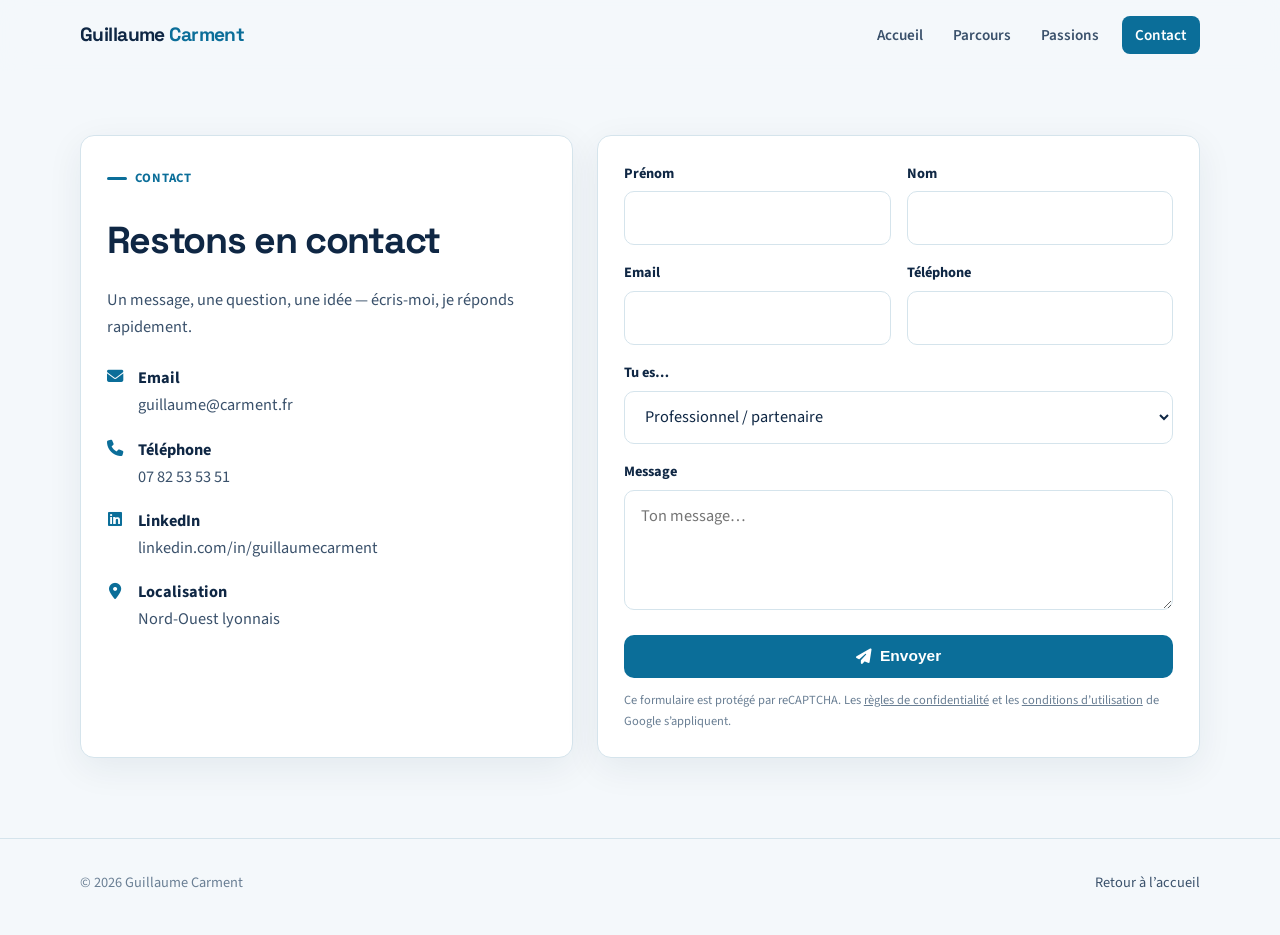
<file: contact.html>
<!DOCTYPE html>
<html lang="fr">
<head>
  <meta charset="UTF-8">
  <meta name="viewport" content="width=device-width, initial-scale=1.0">
  <title>Contact — Guillaume Carment</title>
    <link rel="icon" href="images/favicon.svg" type="image/svg+xml">
  <link rel="icon" href="images/favicon-32.png" type="image/png" sizes="32x32">
  <link rel="apple-touch-icon" href="images/apple-touch-icon.png">
<meta name="description" content="Contacter Guillaume Carment.">
  <link rel="preconnect" href="https://fonts.googleapis.com">
  <link rel="preconnect" href="https://fonts.gstatic.com" crossorigin>
  <link href="https://fonts.googleapis.com/css2?family=Source+Sans+3:ital,wght@0,400;0,600;0,700;1,400&family=Space+Grotesk:wght@500;600;700&display=swap" rel="stylesheet">
  <link rel="stylesheet" href="https://cdnjs.cloudflare.com/ajax/libs/font-awesome/6.5.1/css/all.min.css">
  <style>
:root {
  --bg: #f4f8fb;
  --bg-alt: #e8f2f4;
  --surface: #ffffff;
  --ink: #0f2744;
  --ink-soft: #3a516b;
  --muted: #6a7f94;
  --accent: #0b6e99;
  --accent-2: #1f8a70;
  --accent-soft: #3aa0c5;
  --accent-wash: #d7eef8;
  --teal-wash: #d8f3ea;
  --line: #d5e4ec;
  --radius: 14px;
  --shadow: 0 10px 36px rgba(15, 39, 68, 0.07);
  --font: "Source Sans 3", system-ui, sans-serif;
  --display: "Space Grotesk", system-ui, sans-serif;
  --nav-h: 70px;
}
* { box-sizing: border-box; margin: 0; padding: 0; }
html { scroll-behavior: smooth; scroll-padding-top: calc(var(--nav-h) + 16px); }
body { font-family: var(--font); background: var(--bg); color: var(--ink); line-height: 1.65; font-size: 1.02rem; }
a { color: inherit; text-decoration: none; }
img { max-width: 100%; display: block; }
.wrap { width: min(1120px, calc(100% - 2.5rem)); margin-inline: auto; }

header {
  position: sticky; top: 0; z-index: 50;
  backdrop-filter: blur(14px);
  background: rgba(244, 248, 251, 0.92);
  border-bottom: 1px solid transparent;
  transition: border-color .2s, box-shadow .2s;
}
header.scrolled { border-color: var(--line); box-shadow: 0 8px 24px rgba(26,31,46,.05); }
.nav { height: var(--nav-h); display: flex; align-items: center; justify-content: space-between; gap: 1rem; position: relative; }
.brand { font-family: var(--display); font-weight: 700; font-size: 1.2rem; letter-spacing: -0.03em; }
.brand span { color: var(--accent); }
.nav-links { display: flex; align-items: center; gap: .2rem; list-style: none; }
.nav-links a {
  padding: .5rem .85rem; border-radius: 8px; font-size: .95rem; font-weight: 600;
  color: var(--ink-soft); transition: background .2s, color .2s;
}
.nav-links a:hover, .nav-links a.active { background: var(--accent-wash); color: var(--accent); }
.nav-cta { background: var(--accent) !important; color: #fff !important; margin-left: .35rem; }
.menu-btn {
  display: none; border: 1px solid var(--line); background: var(--surface);
  width: 44px; height: 44px; border-radius: 10px; cursor: pointer; color: var(--ink);
}

.hero {
  padding: 3.25rem 0 2.5rem;
  display: grid; grid-template-columns: 1.2fr .8fr; gap: 2.75rem; align-items: center;
}
.eyebrow {
  display: inline-flex; align-items: center; gap: .5rem;
  font-size: .8rem; font-weight: 700; letter-spacing: .06em;
  text-transform: uppercase; color: var(--accent); margin-bottom: .9rem;
}
.eyebrow::before { content: ""; width: 1.25rem; height: 3px; background: var(--accent); border-radius: 2px; }
.eyebrow.teal { color: var(--accent-2); }
.eyebrow.teal::before { background: var(--accent-2); }
.hero h1, .section-head h2, .cta-band h2, .info-card h1 {
  font-family: var(--display); letter-spacing: -0.035em; font-weight: 700;
}
.hero h1 { font-size: clamp(2.05rem, 3.8vw, 3rem); line-height: 1.12; margin-bottom: 1rem; }
.lead { font-size: 1.12rem; color: var(--ink-soft); max-width: 38rem; margin-bottom: 1rem; }
.lead-extra { color: var(--ink-soft); max-width: 40rem; margin-bottom: 1.6rem; }
.hero-actions { display: flex; flex-wrap: wrap; gap: .75rem; }
.btn {
  display: inline-flex; align-items: center; gap: .5rem; padding: .8rem 1.2rem;
  border-radius: 10px; font-weight: 700; font-size: .97rem;
  border: 1.5px solid transparent; transition: transform .15s, background .2s, border-color .2s;
}
.btn:hover { transform: translateY(-1px); }
.btn-primary { background: var(--accent); color: #fff; }
.btn-ghost { background: transparent; border-color: var(--line); color: var(--ink); }
.btn-ghost:hover { background: var(--surface); border-color: var(--accent-soft); }
.btn-teal { background: var(--accent-2); color: #fff; }

.hero-card {
  background: var(--surface); border: 1px solid var(--line); border-radius: 20px;
  padding: 1rem; box-shadow: var(--shadow); position: relative;
}
.hero-card .photo {
  aspect-ratio: 4/5; border-radius: 14px; width: 100%;
  overflow: hidden; background: var(--bg-alt); position: relative;
}
.hero-card .photo img {
  width: 100%; height: 100%; object-fit: cover; object-position: center 18%;
  display: block; transform: translateZ(0);
}
.hero-card .photo::after {
  content: ""; position: absolute; inset: 0; border-radius: inherit; pointer-events: none;
  background: linear-gradient(180deg, transparent 55%, rgba(15,39,68,.18) 100%);
}
.hero-chip {
  position: absolute; left: 1.6rem; bottom: 1.6rem;
  background: rgba(255,255,255,.96); border: 1px solid var(--line);
  border-radius: 12px; padding: .8rem 1rem; font-size: .88rem; max-width: 14rem;
  box-shadow: var(--shadow); color: var(--ink-soft);
}
.hero-chip strong { display: block; font-family: var(--display); font-size: 1.05rem; color: var(--ink); margin-bottom: .1rem; }

section { padding: 4rem 0; }
section.alt { background: var(--bg-alt); }
.section-head { max-width: 44rem; margin-bottom: 2.2rem; }
.section-head h2 { font-size: clamp(1.7rem, 2.8vw, 2.25rem); margin-bottom: .55rem; }
.section-head p { color: var(--ink-soft); font-size: 1.05rem; }

.about-strip {
  display: grid; grid-template-columns: 1fr 1.35fr; gap: 2rem; align-items: start;
  background: var(--surface); border: 1px solid var(--line); border-radius: var(--radius);
  padding: 1.5rem; box-shadow: var(--shadow); margin-top: 1.25rem;
}
.about-strip img { border-radius: 12px; aspect-ratio: 4/3; object-fit: cover; width: 100%; }
.about-strip p { color: var(--ink-soft); margin-bottom: .85rem; }
.tag-row { display: flex; flex-wrap: wrap; gap: .45rem; margin-top: 1rem; }
.tag {
  background: var(--accent-wash); color: #0b6e99;
  padding: .3rem .65rem; border-radius: 6px; font-size: .8rem; font-weight: 700;
}
.tag.teal { background: var(--teal-wash); color: var(--accent-2); }

.timeline { display: grid; gap: 1.15rem; }
.job {
  background: var(--surface); border: 1px solid var(--line); border-radius: var(--radius);
  padding: 1.4rem 1.5rem; display: grid; grid-template-columns: 9rem 1fr; gap: 1.25rem;
  transition: transform .2s, box-shadow .2s, border-color .2s;
}
.job:hover { transform: translateY(-2px); box-shadow: var(--shadow); border-color: #b7d7e8; }
.job-date { font-size: .86rem; font-weight: 800; color: var(--accent); letter-spacing: .01em; }
.job h3 { font-family: var(--display); font-size: 1.12rem; margin-bottom: .2rem; letter-spacing: -0.02em; }
.role { color: var(--muted); font-size: .92rem; margin-bottom: .65rem; font-weight: 600; }
.job p { color: var(--ink-soft); font-size: .98rem; margin-bottom: .65rem; }
.job p:last-child { margin-bottom: 0; }
.mission {
  margin-top: .75rem; padding: .85rem 1rem; border-radius: 10px;
  background: #f0f8fb; border-left: 3px solid var(--accent);
}
.mission.teal { background: #f2fbf9; border-left-color: var(--accent-2); }
.mission h4 { font-size: .92rem; margin-bottom: .25rem; color: var(--ink); }
.mission p { font-size: .92rem; margin: 0; }
.missions { display: grid; gap: .65rem; margin-top: .35rem; }

.skills { display: grid; grid-template-columns: repeat(3, 1fr); gap: 1rem; margin-top: 1.75rem; }
.skill-card {
  background: var(--surface); border: 1px solid var(--line); border-radius: var(--radius); padding: 1.25rem;
}
.skill-card i {
  width: 40px; height: 40px; border-radius: 10px; display: grid; place-items: center;
  background: var(--accent-wash); color: var(--accent); margin-bottom: .75rem;
}
.skill-card.teal i { background: var(--teal-wash); color: var(--accent-2); }
.skill-card h3 { font-family: var(--display); font-size: 1.02rem; margin-bottom: .35rem; }
.skill-card p { color: var(--ink-soft); font-size: .92rem; }

.passion-grid { display: grid; grid-template-columns: repeat(3, 1fr); gap: 1rem; }
.passion {
  background: var(--surface); border: 1px solid var(--line); border-radius: 16px;
  overflow: hidden; transition: transform .2s, box-shadow .2s;
}
.passion:hover { transform: translateY(-3px); box-shadow: var(--shadow); }
.passion .thumb { aspect-ratio: 16/10; background: var(--bg-alt) center/cover no-repeat; }
.passion .body { padding: 1.1rem 1.15rem 1.25rem; }
.passion .body i { color: var(--accent); margin-bottom: .4rem; display: inline-block; }
.passion h3 { font-family: var(--display); font-size: 1.05rem; margin-bottom: .3rem; }
.passion p { color: var(--ink-soft); font-size: .92rem; }

.cta-band {
  background: linear-gradient(125deg, #0f2744 0%, #134e6f 48%, #1f8a70 100%);
  color: #fffaf5; border-radius: 20px; padding: 2.2rem;
  display: flex; flex-wrap: wrap; align-items: center; justify-content: space-between; gap: 1.25rem;
}
.cta-band h2 { font-size: 1.65rem; margin-bottom: .35rem; }
.cta-band p { color: rgba(255,250,245,.8); max-width: 32rem; }
.cta-band .btn-primary { background: var(--accent); color: #fff; }

footer {
  padding: 2rem 0 2.5rem; color: var(--muted); font-size: .9rem;
  border-top: 1px solid var(--line); margin-top: 1rem;
}
.footer-row { display: flex; justify-content: space-between; gap: 1rem; flex-wrap: wrap; align-items: center; }
footer a { color: var(--ink-soft); }
footer a:hover { color: var(--accent); }

.form-card, .info-card {
  background: var(--surface); border: 1px solid var(--line); border-radius: var(--radius);
  padding: 1.6rem; box-shadow: var(--shadow);
}
.contact-grid { display: grid; grid-template-columns: .9fr 1.1fr; gap: 1.5rem; }
.contact-grid h1 { font-size: clamp(1.8rem, 3vw, 2.35rem); margin: .4rem 0 1rem; }
.info-item { display: flex; gap: .85rem; margin-bottom: 1.1rem; color: var(--ink-soft); }
.info-item i { color: var(--accent); margin-top: .2rem; width: 1.1rem; text-align: center; }
.info-item strong { display: block; color: var(--ink); }
.form-row { display: grid; grid-template-columns: 1fr 1fr; gap: 1rem; }
.form-group { margin-bottom: 1rem; }
.form-group label { display: block; font-size: .9rem; font-weight: 700; margin-bottom: .35rem; }
.form-group input, .form-group textarea, .form-group select {
  width: 100%; padding: .8rem 1rem; border-radius: 10px; border: 1px solid var(--line);
  background: #fff; font: inherit; color: var(--ink);
}
.form-group textarea { min-height: 120px; resize: vertical; }
.form-group input:focus, .form-group textarea:focus, .form-group select:focus {
  outline: 2px solid var(--accent-wash); border-color: var(--accent);
}
.note { font-size: .9rem; color: var(--muted); margin-top: .75rem; }

.hp { position: absolute !important; left: -9999px !important; width: 1px; height: 1px; overflow: hidden; }
.form-card { position: relative; }
.form-status { display: none; margin-top: 1rem; padding: .8rem 1rem; border-radius: 10px; font-weight: 600; font-size: .95rem; }
.form-status.ok { display: block; background: var(--teal-wash); color: var(--accent-2); }
.form-status.err { display: block; background: #fdecec; color: #a12b2b; }
.form-status.info { display: block; background: var(--accent-wash); color: var(--accent); }
.recaptcha-note { font-size: .78rem; }
.captcha-slot { min-height: 78px; }
.captcha-slot:empty, .captcha-slot.hidden { display: none; }
.recaptcha-note a { text-decoration: underline; }
button[disabled] { opacity: .65; cursor: wait !important; }

@media (max-width: 900px) {
  .hero, .about-strip, .job, .contact-grid { grid-template-columns: 1fr; }
  .skills, .passion-grid { grid-template-columns: 1fr 1fr; }
  .menu-btn { display: grid; place-items: center; }
  .nav-links {
    display: none; position: absolute; top: var(--nav-h); left: 0; right: 0;
    background: var(--bg); border-bottom: 1px solid var(--line);
    flex-direction: column; padding: 1rem; gap: .35rem; align-items: stretch;
  }
  .nav-links.open { display: flex; }
  .nav-cta { margin-left: 0; text-align: center; }
}
@media (max-width: 560px) {
  .skills, .passion-grid, .form-row { grid-template-columns: 1fr; }
  .wrap { width: min(1120px, calc(100% - 1.5rem)); }
}
</style>
</head>
<body>
  <header id="site-header">
    <div class="wrap nav">
      <a class="brand" href="index.html">Guillaume <span>Carment</span></a>
      <button class="menu-btn" id="menu-btn" aria-label="Menu"><i class="fas fa-bars"></i></button>
      <ul class="nav-links" id="nav-links">
        <li><a href="index.html#accueil">Accueil</a></li>
        <li><a href="index.html#parcours">Parcours</a></li>
        <li><a href="index.html#passions">Passions</a></li>
        <li><a class="nav-cta active" href="contact.html">Contact</a></li>
      </ul>
    </div>
  </header>
  <main>
    <section>
      <div class="wrap contact-grid">
        <div class="info-card">
          <div class="eyebrow">Contact</div>
          <h1>Restons en contact</h1>
          <p style="color:var(--ink-soft);margin-bottom:1.5rem;">Un message, une question, une idée — écris-moi, je réponds rapidement.</p>
          <div class="info-item">
            <i class="fas fa-envelope"></i>
            <div><strong>Email</strong><a href="mailto:guillaume@carment.fr">guillaume@carment.fr</a></div>
          </div>
          <div class="info-item">
            <i class="fas fa-phone"></i>
            <div><strong>Téléphone</strong><a href="tel:+33782535351">07 82 53 53 51</a></div>
          </div>
          <div class="info-item">
            <i class="fab fa-linkedin"></i>
            <div><strong>LinkedIn</strong><a href="https://www.linkedin.com/in/guillaumecarment/" target="_blank" rel="noopener">linkedin.com/in/guillaumecarment</a></div>
          </div>
          <div class="info-item">
            <i class="fas fa-location-dot"></i>
            <div><strong>Localisation</strong>Nord-Ouest lyonnais</div>
          </div>
        </div>
        <div class="form-card">
          <form id="contact-form" novalidate>
            <!-- Champ piège anti-robots : invisible pour les visiteurs, ne pas supprimer -->
            <div class="hp" aria-hidden="true">
              <label for="website">Ne pas remplir ce champ</label>
              <input id="website" name="website" type="text" tabindex="-1" autocomplete="off">
            </div>
            <div class="form-row">
              <div class="form-group"><label for="prenom">Prénom</label><input id="prenom" name="prenom" autocomplete="given-name" required></div>
              <div class="form-group"><label for="nom">Nom</label><input id="nom" name="nom" autocomplete="family-name" required></div>
            </div>
            <div class="form-row">
              <div class="form-group"><label for="email">Email</label><input type="email" id="email" name="email" autocomplete="email" required></div>
              <div class="form-group"><label for="telephone">Téléphone</label><input type="tel" id="telephone" name="telephone" autocomplete="tel"></div>
            </div>
            <div class="form-group">
              <label for="profil">Tu es…</label>
              <select id="profil" name="profil">
                <option value="Professionnel / partenaire">Professionnel / partenaire</option>
                <option value="Ancien collègue / réseau">Ancien collègue / réseau</option>
                <option value="Autre">Autre</option>
              </select>
            </div>
            <div class="form-group">
              <label for="message">Message</label>
              <textarea id="message" name="message" required maxlength="5000" placeholder="Ton message…"></textarea>
            </div>
            <div class="form-group captcha-slot"><div id="recaptcha-box"></div></div>
            <button type="submit" id="submit-btn" class="btn btn-primary" style="width:100%;justify-content:center;border:0;cursor:pointer;">
              <i class="fas fa-paper-plane"></i> Envoyer
            </button>
            <div id="form-status" class="form-status" role="status" aria-live="polite"></div>
            <p class="note recaptcha-note">Ce formulaire est protégé par reCAPTCHA. Les <a href="https://policies.google.com/privacy" target="_blank" rel="noopener">règles de confidentialité</a> et les <a href="https://policies.google.com/terms" target="_blank" rel="noopener">conditions d’utilisation</a> de Google s’appliquent.</p>
          </form>
        </div>
      </div>
    </section>
  </main>
  <footer>
    <div class="wrap footer-row">
      <span>© 2026 Guillaume Carment</span>
      <a href="index.html">Retour à l’accueil</a>
    </div>
  </footer>
  <script>
    const header = document.getElementById('site-header');
    const menuBtn = document.getElementById('menu-btn');
    const navLinks = document.getElementById('nav-links');
    window.addEventListener('scroll', () => header.classList.toggle('scrolled', window.scrollY > 8));
    menuBtn.addEventListener('click', () => navLinks.classList.toggle('open'));
    navLinks.querySelectorAll('a').forEach(a => a.addEventListener('click', () => navLinks.classList.remove('open')));
  </script>
  <script>
    /* ===== Formulaire de contact protégé (reCAPTCHA + Apps Script) ===== */
    const CONTACT_CONFIG = {
      SCRIPT_URL: 'https://script.google.com/macros/s/AKfycbwEpD0sMrEFWE-hAv98nlXuaihGVR3CKC4Y33yokJ0vADniU27MSSqruciWsk0jaN3EBg/exec',   // se termine par /exec
      SITE_KEY: '6Lfh5tMtAAAAAHC8oOqZfG7mYUlf9wtMf2JxupZX',
      MODE: 'enterprise',    // 'enterprise' : clé créée dans la console Google Cloud (ton cas) ; 'classic' : clé reCAPTCHA classique
      KEY_TYPE: 'score'      // 'score' : clé invisible (ton cas) ; 'checkbox' : case « Je ne suis pas un robot »
    };
    const ACTION = 'contact';
    const form = document.getElementById('contact-form');
    const statusBox = document.getElementById('form-status');
    const submitBtn = document.getElementById('submit-btn');
    const pageLoadedAt = Date.now();

    const box = document.getElementById('recaptcha-box');
    const g = () => window.grecaptcha && (CONTACT_CONFIG.MODE === 'enterprise' ? window.grecaptcha.enterprise : window.grecaptcha);
    let widgetId = null;

    // Chargement du script reCAPTCHA
    window.onRecaptchaLoad = function () {
      if (CONTACT_CONFIG.KEY_TYPE === 'checkbox') {
        g().ready(() => { widgetId = g().render(box, { sitekey: CONTACT_CONFIG.SITE_KEY, action: ACTION }); });
      }
    };
    (function loadRecaptcha() {
      const s = document.createElement('script');
      const file = CONTACT_CONFIG.MODE === 'enterprise' ? 'enterprise.js' : 'api.js';
      const render = CONTACT_CONFIG.KEY_TYPE === 'checkbox' ? 'explicit' : encodeURIComponent(CONTACT_CONFIG.SITE_KEY);
      s.src = 'https://www.google.com/recaptcha/' + file + '?onload=onRecaptchaLoad&render=' + render;
      s.async = true; s.defer = true;
      document.head.appendChild(s);
      if (CONTACT_CONFIG.KEY_TYPE !== 'checkbox') box.parentNode.classList.add('hidden');
    })();

    function getToken() {
      return new Promise((resolve, reject) => {
        if (!g()) return reject(new Error('reCAPTCHA non chargé'));
        if (CONTACT_CONFIG.KEY_TYPE === 'checkbox') {
          return resolve(widgetId === null ? '' : g().getResponse(widgetId));
        }
        g().ready(() => g().execute(CONTACT_CONFIG.SITE_KEY, { action: ACTION }).then(resolve, reject));
      });
    }

    function showStatus(type, text) {
      statusBox.className = 'form-status ' + type;
      statusBox.textContent = text;
    }

    form.addEventListener('submit', async (e) => {
      e.preventDefault();
      if (!form.checkValidity()) { form.reportValidity(); return; }
      submitBtn.disabled = true;
      showStatus('info', 'Envoi en cours…');
      try {
        const data = new FormData(form);
        data.append('t_start', String(pageLoadedAt));
        const token = await getToken();
        if (!token) {
          showStatus('err', 'Merci de cocher la case « Je ne suis pas un robot ».');
          submitBtn.disabled = false;
          return;
        }
        data.append('token', token);
        const res = await fetch(CONTACT_CONFIG.SCRIPT_URL, { method: 'POST', body: new URLSearchParams(data) });
        const out = await res.json();
        if (out.ok) {
          form.reset();
          showStatus('ok', 'Merci ! Ton message a bien été envoyé. Je te réponds rapidement.');
        } else {
          showStatus('err', out.error || 'Le message n’a pas pu être envoyé.');
        }
      } catch (err) {
        console.error(err);
        showStatus('err', 'Le message n’a pas pu être envoyé. Tu peux m’écrire directement à guillaume@carment.fr.');
      } finally {
        submitBtn.disabled = false;
        if (CONTACT_CONFIG.KEY_TYPE === 'checkbox' && widgetId !== null && g()) g().reset(widgetId);
      }
    });
  </script>
</body>
</html>
</file>
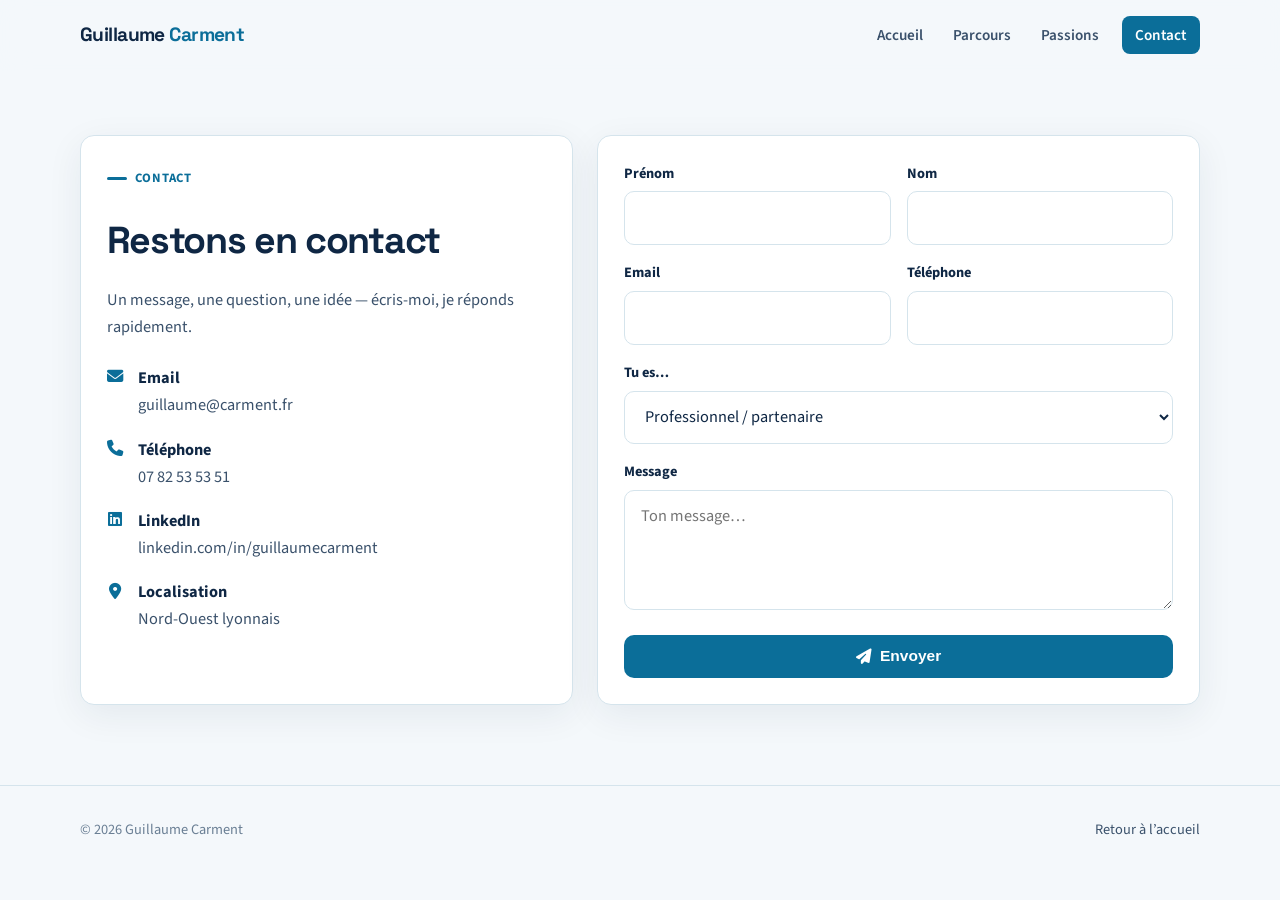
<file: contact_old.html>
<!DOCTYPE html>
<html lang="fr">
<head>
  <meta charset="UTF-8">
  <meta name="viewport" content="width=device-width, initial-scale=1.0">
  <title>Contact — Guillaume Carment</title>
    <link rel="icon" href="images/favicon.svg" type="image/svg+xml">
  <link rel="icon" href="images/favicon-32.png" type="image/png" sizes="32x32">
  <link rel="apple-touch-icon" href="images/apple-touch-icon.png">
<meta name="description" content="Contacter Guillaume Carment.">
  <link rel="preconnect" href="https://fonts.googleapis.com">
  <link rel="preconnect" href="https://fonts.gstatic.com" crossorigin>
  <link href="https://fonts.googleapis.com/css2?family=Source+Sans+3:ital,wght@0,400;0,600;0,700;1,400&family=Space+Grotesk:wght@500;600;700&display=swap" rel="stylesheet">
  <link rel="stylesheet" href="https://cdnjs.cloudflare.com/ajax/libs/font-awesome/6.5.1/css/all.min.css">
  <style>
:root {
  --bg: #f4f8fb;
  --bg-alt: #e8f2f4;
  --surface: #ffffff;
  --ink: #0f2744;
  --ink-soft: #3a516b;
  --muted: #6a7f94;
  --accent: #0b6e99;
  --accent-2: #1f8a70;
  --accent-soft: #3aa0c5;
  --accent-wash: #d7eef8;
  --teal-wash: #d8f3ea;
  --line: #d5e4ec;
  --radius: 14px;
  --shadow: 0 10px 36px rgba(15, 39, 68, 0.07);
  --font: "Source Sans 3", system-ui, sans-serif;
  --display: "Space Grotesk", system-ui, sans-serif;
  --nav-h: 70px;
}
* { box-sizing: border-box; margin: 0; padding: 0; }
html { scroll-behavior: smooth; scroll-padding-top: calc(var(--nav-h) + 16px); }
body { font-family: var(--font); background: var(--bg); color: var(--ink); line-height: 1.65; font-size: 1.02rem; }
a { color: inherit; text-decoration: none; }
img { max-width: 100%; display: block; }
.wrap { width: min(1120px, calc(100% - 2.5rem)); margin-inline: auto; }

header {
  position: sticky; top: 0; z-index: 50;
  backdrop-filter: blur(14px);
  background: rgba(244, 248, 251, 0.92);
  border-bottom: 1px solid transparent;
  transition: border-color .2s, box-shadow .2s;
}
header.scrolled { border-color: var(--line); box-shadow: 0 8px 24px rgba(26,31,46,.05); }
.nav { height: var(--nav-h); display: flex; align-items: center; justify-content: space-between; gap: 1rem; position: relative; }
.brand { font-family: var(--display); font-weight: 700; font-size: 1.2rem; letter-spacing: -0.03em; }
.brand span { color: var(--accent); }
.nav-links { display: flex; align-items: center; gap: .2rem; list-style: none; }
.nav-links a {
  padding: .5rem .85rem; border-radius: 8px; font-size: .95rem; font-weight: 600;
  color: var(--ink-soft); transition: background .2s, color .2s;
}
.nav-links a:hover, .nav-links a.active { background: var(--accent-wash); color: var(--accent); }
.nav-cta { background: var(--accent) !important; color: #fff !important; margin-left: .35rem; }
.menu-btn {
  display: none; border: 1px solid var(--line); background: var(--surface);
  width: 44px; height: 44px; border-radius: 10px; cursor: pointer; color: var(--ink);
}

.hero {
  padding: 3.25rem 0 2.5rem;
  display: grid; grid-template-columns: 1.2fr .8fr; gap: 2.75rem; align-items: center;
}
.eyebrow {
  display: inline-flex; align-items: center; gap: .5rem;
  font-size: .8rem; font-weight: 700; letter-spacing: .06em;
  text-transform: uppercase; color: var(--accent); margin-bottom: .9rem;
}
.eyebrow::before { content: ""; width: 1.25rem; height: 3px; background: var(--accent); border-radius: 2px; }
.eyebrow.teal { color: var(--accent-2); }
.eyebrow.teal::before { background: var(--accent-2); }
.hero h1, .section-head h2, .cta-band h2, .info-card h1 {
  font-family: var(--display); letter-spacing: -0.035em; font-weight: 700;
}
.hero h1 { font-size: clamp(2.05rem, 3.8vw, 3rem); line-height: 1.12; margin-bottom: 1rem; }
.lead { font-size: 1.12rem; color: var(--ink-soft); max-width: 38rem; margin-bottom: 1rem; }
.lead-extra { color: var(--ink-soft); max-width: 40rem; margin-bottom: 1.6rem; }
.hero-actions { display: flex; flex-wrap: wrap; gap: .75rem; }
.btn {
  display: inline-flex; align-items: center; gap: .5rem; padding: .8rem 1.2rem;
  border-radius: 10px; font-weight: 700; font-size: .97rem;
  border: 1.5px solid transparent; transition: transform .15s, background .2s, border-color .2s;
}
.btn:hover { transform: translateY(-1px); }
.btn-primary { background: var(--accent); color: #fff; }
.btn-ghost { background: transparent; border-color: var(--line); color: var(--ink); }
.btn-ghost:hover { background: var(--surface); border-color: var(--accent-soft); }
.btn-teal { background: var(--accent-2); color: #fff; }

.hero-card {
  background: var(--surface); border: 1px solid var(--line); border-radius: 20px;
  padding: 1rem; box-shadow: var(--shadow); position: relative;
}
.hero-card .photo {
  aspect-ratio: 4/5; border-radius: 14px; width: 100%;
  overflow: hidden; background: var(--bg-alt); position: relative;
}
.hero-card .photo img {
  width: 100%; height: 100%; object-fit: cover; object-position: center 18%;
  display: block; transform: translateZ(0);
}
.hero-card .photo::after {
  content: ""; position: absolute; inset: 0; border-radius: inherit; pointer-events: none;
  background: linear-gradient(180deg, transparent 55%, rgba(15,39,68,.18) 100%);
}
.hero-chip {
  position: absolute; left: 1.6rem; bottom: 1.6rem;
  background: rgba(255,255,255,.96); border: 1px solid var(--line);
  border-radius: 12px; padding: .8rem 1rem; font-size: .88rem; max-width: 14rem;
  box-shadow: var(--shadow); color: var(--ink-soft);
}
.hero-chip strong { display: block; font-family: var(--display); font-size: 1.05rem; color: var(--ink); margin-bottom: .1rem; }

section { padding: 4rem 0; }
section.alt { background: var(--bg-alt); }
.section-head { max-width: 44rem; margin-bottom: 2.2rem; }
.section-head h2 { font-size: clamp(1.7rem, 2.8vw, 2.25rem); margin-bottom: .55rem; }
.section-head p { color: var(--ink-soft); font-size: 1.05rem; }

.about-strip {
  display: grid; grid-template-columns: 1fr 1.35fr; gap: 2rem; align-items: start;
  background: var(--surface); border: 1px solid var(--line); border-radius: var(--radius);
  padding: 1.5rem; box-shadow: var(--shadow); margin-top: 1.25rem;
}
.about-strip img { border-radius: 12px; aspect-ratio: 4/3; object-fit: cover; width: 100%; }
.about-strip p { color: var(--ink-soft); margin-bottom: .85rem; }
.tag-row { display: flex; flex-wrap: wrap; gap: .45rem; margin-top: 1rem; }
.tag {
  background: var(--accent-wash); color: #0b6e99;
  padding: .3rem .65rem; border-radius: 6px; font-size: .8rem; font-weight: 700;
}
.tag.teal { background: var(--teal-wash); color: var(--accent-2); }

.timeline { display: grid; gap: 1.15rem; }
.job {
  background: var(--surface); border: 1px solid var(--line); border-radius: var(--radius);
  padding: 1.4rem 1.5rem; display: grid; grid-template-columns: 9rem 1fr; gap: 1.25rem;
  transition: transform .2s, box-shadow .2s, border-color .2s;
}
.job:hover { transform: translateY(-2px); box-shadow: var(--shadow); border-color: #b7d7e8; }
.job-date { font-size: .86rem; font-weight: 800; color: var(--accent); letter-spacing: .01em; }
.job h3 { font-family: var(--display); font-size: 1.12rem; margin-bottom: .2rem; letter-spacing: -0.02em; }
.role { color: var(--muted); font-size: .92rem; margin-bottom: .65rem; font-weight: 600; }
.job p { color: var(--ink-soft); font-size: .98rem; margin-bottom: .65rem; }
.job p:last-child { margin-bottom: 0; }
.mission {
  margin-top: .75rem; padding: .85rem 1rem; border-radius: 10px;
  background: #f0f8fb; border-left: 3px solid var(--accent);
}
.mission.teal { background: #f2fbf9; border-left-color: var(--accent-2); }
.mission h4 { font-size: .92rem; margin-bottom: .25rem; color: var(--ink); }
.mission p { font-size: .92rem; margin: 0; }
.missions { display: grid; gap: .65rem; margin-top: .35rem; }

.skills { display: grid; grid-template-columns: repeat(3, 1fr); gap: 1rem; margin-top: 1.75rem; }
.skill-card {
  background: var(--surface); border: 1px solid var(--line); border-radius: var(--radius); padding: 1.25rem;
}
.skill-card i {
  width: 40px; height: 40px; border-radius: 10px; display: grid; place-items: center;
  background: var(--accent-wash); color: var(--accent); margin-bottom: .75rem;
}
.skill-card.teal i { background: var(--teal-wash); color: var(--accent-2); }
.skill-card h3 { font-family: var(--display); font-size: 1.02rem; margin-bottom: .35rem; }
.skill-card p { color: var(--ink-soft); font-size: .92rem; }

.passion-grid { display: grid; grid-template-columns: repeat(3, 1fr); gap: 1rem; }
.passion {
  background: var(--surface); border: 1px solid var(--line); border-radius: 16px;
  overflow: hidden; transition: transform .2s, box-shadow .2s;
}
.passion:hover { transform: translateY(-3px); box-shadow: var(--shadow); }
.passion .thumb { aspect-ratio: 16/10; background: var(--bg-alt) center/cover no-repeat; }
.passion .body { padding: 1.1rem 1.15rem 1.25rem; }
.passion .body i { color: var(--accent); margin-bottom: .4rem; display: inline-block; }
.passion h3 { font-family: var(--display); font-size: 1.05rem; margin-bottom: .3rem; }
.passion p { color: var(--ink-soft); font-size: .92rem; }

.cta-band {
  background: linear-gradient(125deg, #0f2744 0%, #134e6f 48%, #1f8a70 100%);
  color: #fffaf5; border-radius: 20px; padding: 2.2rem;
  display: flex; flex-wrap: wrap; align-items: center; justify-content: space-between; gap: 1.25rem;
}
.cta-band h2 { font-size: 1.65rem; margin-bottom: .35rem; }
.cta-band p { color: rgba(255,250,245,.8); max-width: 32rem; }
.cta-band .btn-primary { background: var(--accent); color: #fff; }

footer {
  padding: 2rem 0 2.5rem; color: var(--muted); font-size: .9rem;
  border-top: 1px solid var(--line); margin-top: 1rem;
}
.footer-row { display: flex; justify-content: space-between; gap: 1rem; flex-wrap: wrap; align-items: center; }
footer a { color: var(--ink-soft); }
footer a:hover { color: var(--accent); }

.form-card, .info-card {
  background: var(--surface); border: 1px solid var(--line); border-radius: var(--radius);
  padding: 1.6rem; box-shadow: var(--shadow);
}
.contact-grid { display: grid; grid-template-columns: .9fr 1.1fr; gap: 1.5rem; }
.contact-grid h1 { font-size: clamp(1.8rem, 3vw, 2.35rem); margin: .4rem 0 1rem; }
.info-item { display: flex; gap: .85rem; margin-bottom: 1.1rem; color: var(--ink-soft); }
.info-item i { color: var(--accent); margin-top: .2rem; width: 1.1rem; text-align: center; }
.info-item strong { display: block; color: var(--ink); }
.form-row { display: grid; grid-template-columns: 1fr 1fr; gap: 1rem; }
.form-group { margin-bottom: 1rem; }
.form-group label { display: block; font-size: .9rem; font-weight: 700; margin-bottom: .35rem; }
.form-group input, .form-group textarea, .form-group select {
  width: 100%; padding: .8rem 1rem; border-radius: 10px; border: 1px solid var(--line);
  background: #fff; font: inherit; color: var(--ink);
}
.form-group textarea { min-height: 120px; resize: vertical; }
.form-group input:focus, .form-group textarea:focus, .form-group select:focus {
  outline: 2px solid var(--accent-wash); border-color: var(--accent);
}
.note { font-size: .9rem; color: var(--muted); margin-top: .75rem; }

@media (max-width: 900px) {
  .hero, .about-strip, .job, .contact-grid { grid-template-columns: 1fr; }
  .skills, .passion-grid { grid-template-columns: 1fr 1fr; }
  .menu-btn { display: grid; place-items: center; }
  .nav-links {
    display: none; position: absolute; top: var(--nav-h); left: 0; right: 0;
    background: var(--bg); border-bottom: 1px solid var(--line);
    flex-direction: column; padding: 1rem; gap: .35rem; align-items: stretch;
  }
  .nav-links.open { display: flex; }
  .nav-cta { margin-left: 0; text-align: center; }
}
@media (max-width: 560px) {
  .skills, .passion-grid, .form-row { grid-template-columns: 1fr; }
  .wrap { width: min(1120px, calc(100% - 1.5rem)); }
}
</style>
</head>
<body>
  <header id="site-header">
    <div class="wrap nav">
      <a class="brand" href="index.html">Guillaume <span>Carment</span></a>
      <button class="menu-btn" id="menu-btn" aria-label="Menu"><i class="fas fa-bars"></i></button>
      <ul class="nav-links" id="nav-links">
        <li><a href="index.html#accueil">Accueil</a></li>
        <li><a href="index.html#parcours">Parcours</a></li>
        <li><a href="index.html#passions">Passions</a></li>
        <li><a class="nav-cta active" href="contact.html">Contact</a></li>
      </ul>
    </div>
  </header>
  <main>
    <section>
      <div class="wrap contact-grid">
        <div class="info-card">
          <div class="eyebrow">Contact</div>
          <h1>Restons en contact</h1>
          <p style="color:var(--ink-soft);margin-bottom:1.5rem;">Un message, une question, une idée — écris-moi, je réponds rapidement.</p>
          <div class="info-item">
            <i class="fas fa-envelope"></i>
            <div><strong>Email</strong><a href="mailto:guillaume@carment.fr">guillaume@carment.fr</a></div>
          </div>
          <div class="info-item">
            <i class="fas fa-phone"></i>
            <div><strong>Téléphone</strong><a href="tel:+33782535351">07 82 53 53 51</a></div>
          </div>
          <div class="info-item">
            <i class="fab fa-linkedin"></i>
            <div><strong>LinkedIn</strong><a href="https://www.linkedin.com/in/guillaumecarment/" target="_blank" rel="noopener">linkedin.com/in/guillaumecarment</a></div>
          </div>
          <div class="info-item">
            <i class="fas fa-location-dot"></i>
            <div><strong>Localisation</strong>Nord-Ouest lyonnais</div>
          </div>
        </div>
        <div class="form-card">
          <form id="contact-form" action="https://docs.google.com/forms/d/e/1FAIpQLSe0OhkCGE6p-zZwSRwjdKraLMqtPbTpXZPyowJhEyzDmsoCRg/formResponse" method="POST" target="hidden_iframe" onsubmit="submitted=true;">
            <script>var submitted=false;</script>
            <iframe name="hidden_iframe" id="hidden_iframe" style="display:none;" onload="if(submitted){alert('Merci ! Ton message a bien été envoyé.'); document.getElementById('contact-form').reset();}"></iframe>
            <div class="form-row">
              <div class="form-group"><label for="prenom">Prénom</label><input id="prenom" name="entry.1712029044" required></div>
              <div class="form-group"><label for="nom">Nom</label><input id="nom" name="entry.1010639967" required></div>
            </div>
            <div class="form-row">
              <div class="form-group"><label for="email">Email</label><input type="email" id="email" name="entry.1576671096" required></div>
              <div class="form-group"><label for="telephone">Téléphone</label><input type="tel" id="telephone" name="entry.1728127546"></div>
            </div>
            <div class="form-group">
              <label for="profil">Tu es…</label>
              <select id="profil" name="entry.773624709">
                <option value="Professionnel / partenaire">Professionnel / partenaire</option>
                <option value="Ancien collègue / réseau">Ancien collègue / réseau</option>
                <option value="Autre">Autre</option>
              </select>
            </div>
            <div class="form-group">
              <label for="message">Message</label>
              <textarea id="message" name="entry.1055980508" required placeholder="Ton message…"></textarea>
            </div>
            <button type="submit" class="btn btn-primary" style="width:100%;justify-content:center;border:0;cursor:pointer;">
              <i class="fas fa-paper-plane"></i> Envoyer
            </button>
          </form>
        </div>
      </div>
    </section>
  </main>
  <footer>
    <div class="wrap footer-row">
      <span>© 2026 Guillaume Carment</span>
      <a href="index.html">Retour à l’accueil</a>
    </div>
  </footer>
  <script>
    const header = document.getElementById('site-header');
    const menuBtn = document.getElementById('menu-btn');
    const navLinks = document.getElementById('nav-links');
    window.addEventListener('scroll', () => header.classList.toggle('scrolled', window.scrollY > 8));
    menuBtn.addEventListener('click', () => navLinks.classList.toggle('open'));
    navLinks.querySelectorAll('a').forEach(a => a.addEventListener('click', () => navLinks.classList.remove('open')));
  </script>
</body>
</html>
</file>
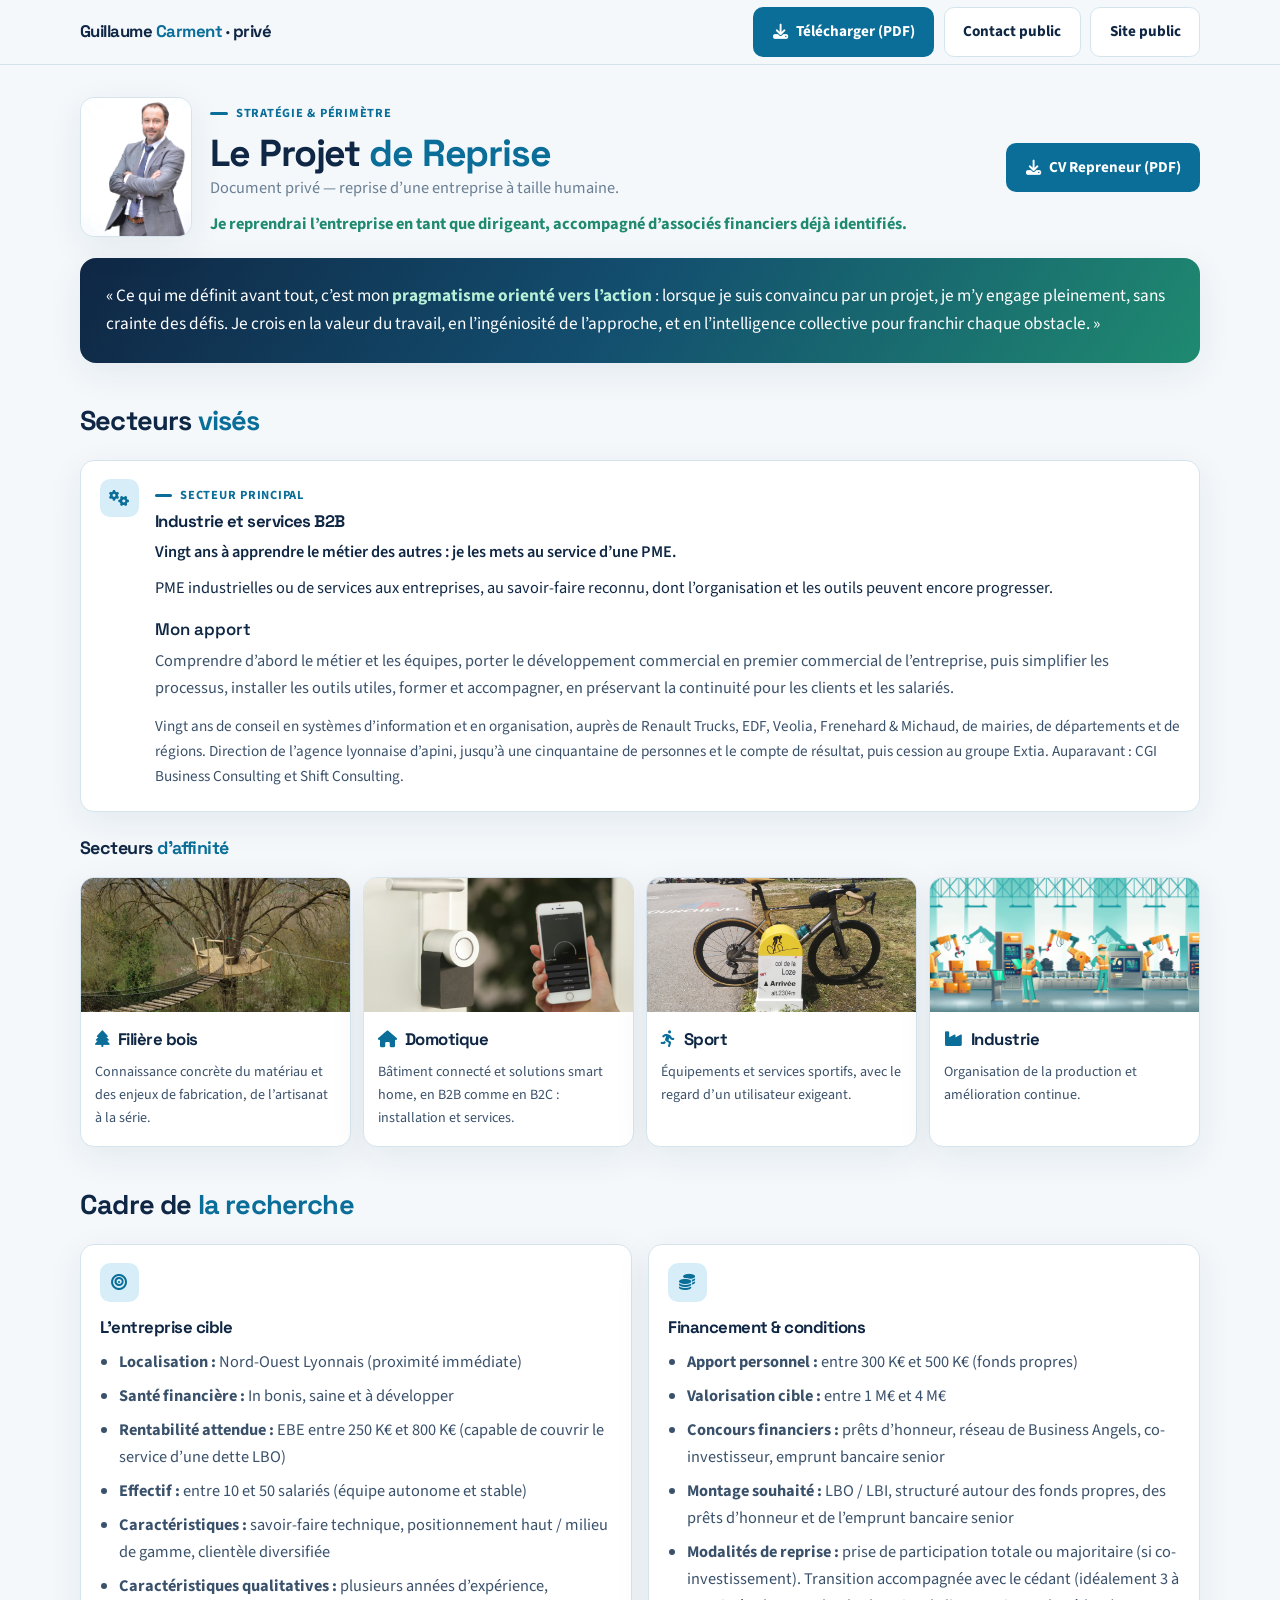
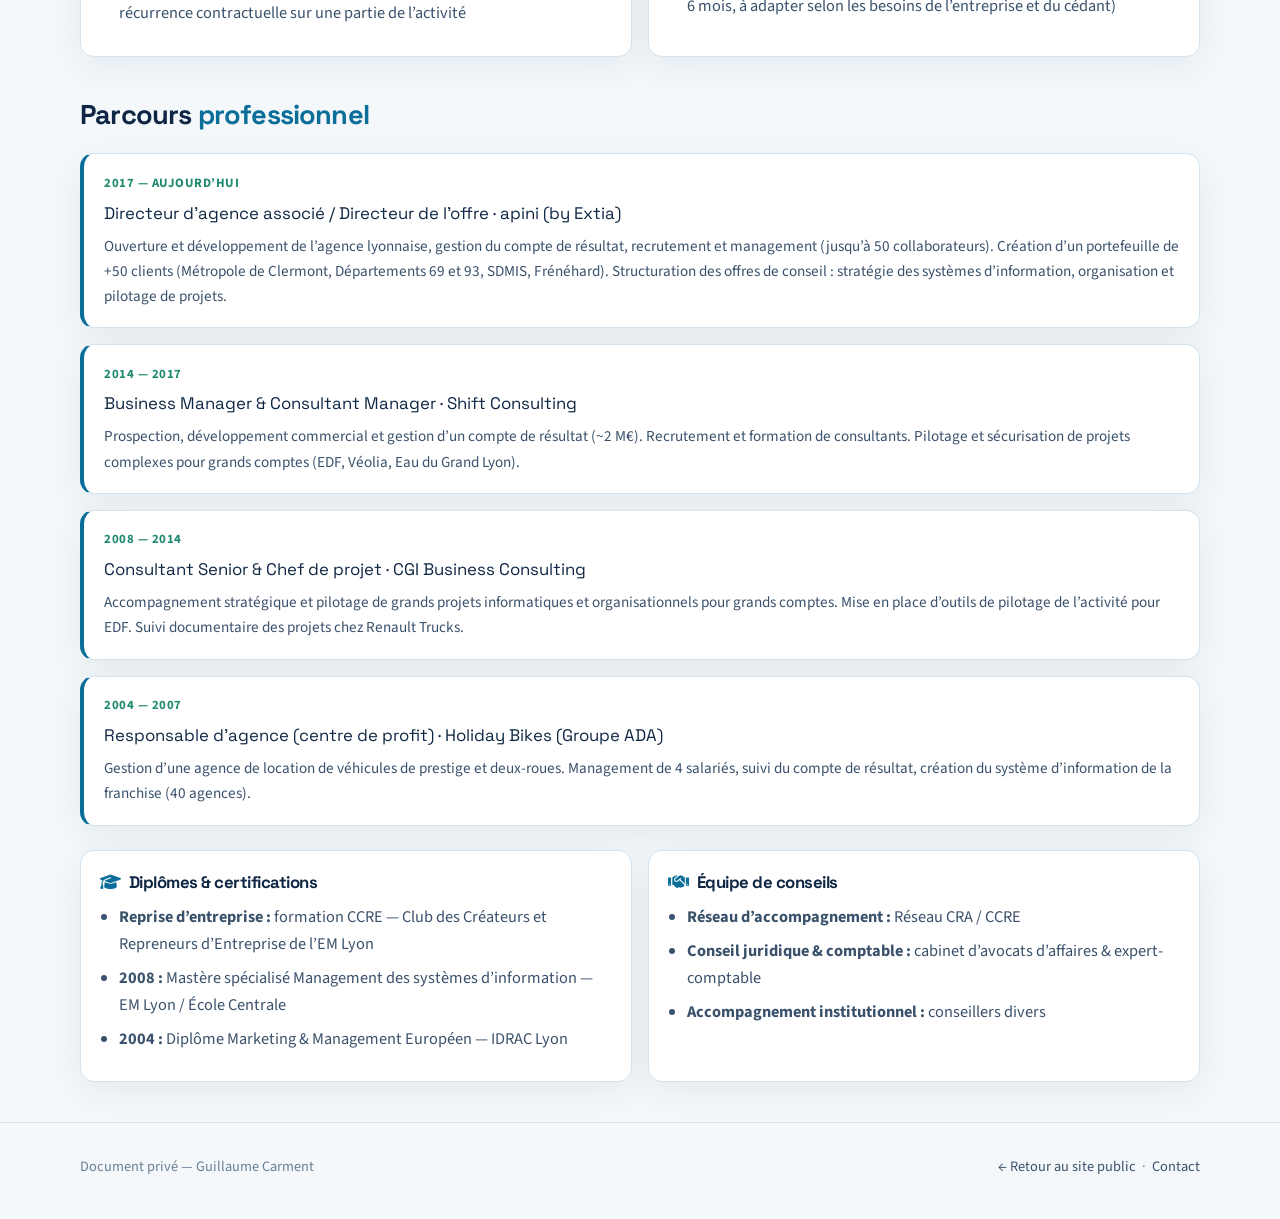
<file: p/projet.html>
<!DOCTYPE html>
<html lang="fr">
<head>
  <meta charset="UTF-8">
  <meta name="viewport" content="width=device-width, initial-scale=1.0">
  <title>Projet de reprise — Guillaume Carment (confidentiel)</title>
    <link rel="icon" href="../images/favicon.svg" type="image/svg+xml">
  <link rel="icon" href="../images/favicon-32.png" type="image/png" sizes="32x32">
  <link rel="apple-touch-icon" href="../images/apple-touch-icon.png">
<meta name="robots" content="noindex, nofollow, noarchive">
  <meta name="description" content="Document privé — projet de reprise d’entreprise.">
  <link rel="preconnect" href="https://fonts.googleapis.com">
  <link rel="preconnect" href="https://fonts.gstatic.com" crossorigin>
  <link href="https://fonts.googleapis.com/css2?family=Source+Sans+3:ital,wght@0,400;0,600;0,700;1,400&family=Space+Grotesk:wght@500;600;700&display=swap" rel="stylesheet">
  <link rel="stylesheet" href="https://cdnjs.cloudflare.com/ajax/libs/font-awesome/6.5.1/css/all.min.css">
  <style>
:root {
  --bg: #f4f8fb;
  --bg-alt: #e8f2f4;
  --surface: #ffffff;
  --ink: #0f2744;
  --ink-soft: #3a516b;
  --muted: #6a7f94;
  --accent: #0b6e99;
  --accent-2: #1f8a70;
  --accent-wash: #d7eef8;
  --teal-wash: #d8f3ea;
  --line: #d5e4ec;
  --radius: 14px;
  --shadow: 0 10px 36px rgba(15, 39, 68, 0.07);
  --font: "Source Sans 3", system-ui, sans-serif;
  --display: "Space Grotesk", system-ui, sans-serif;
  --nav-h: 64px;
}
* { box-sizing: border-box; margin: 0; padding: 0; }
body { font-family: var(--font); background: var(--bg); color: var(--ink); line-height: 1.65; font-size: 1.02rem; }
a { color: inherit; text-decoration: none; }
img { max-width: 100%; display: block; }
ul { padding-left: 1.15rem; }
li { margin-bottom: .45rem; color: var(--ink-soft); }
.wrap { width: min(1120px, calc(100% - 2.5rem)); margin-inline: auto; }

header {
  position: sticky; top: 0; z-index: 50;
  backdrop-filter: blur(14px);
  background: rgba(244, 248, 251, 0.94);
  border-bottom: 1px solid var(--line);
}
.nav {
  height: var(--nav-h); display: flex; align-items: center;
  justify-content: space-between; gap: 1rem;
}
.brand { font-family: var(--display); font-weight: 700; font-size: 1.05rem; letter-spacing: -0.03em; }
.brand span { color: var(--accent); }
.nav-actions { display: flex; gap: .6rem; flex-wrap: wrap; }

.btn {
  display: inline-flex; align-items: center; gap: .5rem;
  padding: .7rem 1.15rem; border-radius: 10px; font-weight: 700; font-size: .95rem;
  border: 1px solid transparent; transition: .15s ease;
}
.btn-primary { background: var(--accent); color: #fff; }
.btn-primary:hover { filter: brightness(1.06); }
.btn-ghost { background: var(--surface); border-color: var(--line); color: var(--ink); }
.btn-ghost:hover { border-color: var(--accent); color: var(--accent); }

.warn {
  background: #fff6e8;
  border: 1px solid #f0d6a8;
  color: var(--ink);
  border-radius: 12px;
  padding: 1rem 1.2rem;
  margin: 1.5rem 0 2rem;
  font-size: .95rem;
}
.warn strong { color: #9a5b00; }

.page-head {
  display: flex; justify-content: space-between; align-items: center;
  gap: 1.25rem; flex-wrap: wrap; margin-top: 2rem; margin-bottom: 1.25rem;
}
.profile {
  display: flex; align-items: center; gap: 1.15rem; min-width: min(100%, 34rem);
}
.profile-photo {
  width: 112px; aspect-ratio: 4/5; flex-shrink: 0;
  border-radius: 14px; overflow: hidden;
  background: var(--bg-alt); border: 1px solid var(--line); box-shadow: var(--shadow);
}
.profile-photo img {
  width: 100%; height: 100%; object-fit: cover; object-position: center 18%;
}
.page-head p.team-note {
  margin-top: .55rem; color: var(--accent-2); font-weight: 700;
}
.eyebrow {
  display: inline-flex; align-items: center; gap: .5rem;
  font-size: .78rem; font-weight: 700; letter-spacing: .06em;
  text-transform: uppercase; color: var(--accent); margin-bottom: .5rem;
}
.eyebrow::before { content: ""; width: 1.1rem; height: 3px; background: var(--accent); border-radius: 2px; }
h1, h2, h3 { font-family: var(--display); letter-spacing: -0.03em; }
h1 { font-size: clamp(1.7rem, 3vw, 2.35rem); line-height: 1.15; }
h1 span, h2 span { color: var(--accent); }
.page-head p { color: var(--muted); }

.pitch {
  background: linear-gradient(125deg, #0f2744 0%, #134e6f 48%, #1f8a70 100%);
  color: #fff; border-radius: 16px; padding: 1.5rem 1.6rem; margin-bottom: 2.25rem;
  font-size: 1.08rem; box-shadow: var(--shadow);
}
.pitch strong { color: #b8f0d8; }

.section-title {
  font-size: clamp(1.35rem, 2.4vw, 1.7rem);
  margin: 2.25rem 0 1rem;
  text-align: left;
}

.grid-4 {
  display: grid; grid-template-columns: repeat(4, 1fr); gap: 1rem;
}
.sector-core {
  display: flex; align-items: flex-start; gap: 1rem;
  border-left: 4px solid var(--accent); margin-bottom: 1.35rem;
}
.sector-core .card-icon { margin-bottom: 0; flex-shrink: 0; }
.sector-core .eyebrow { margin-bottom: .35rem; }
.sector-core h3 { font-size: 1.35rem; line-height: 1.25; margin-bottom: .35rem; }
.sector-core p { color: var(--ink-soft); }
.sector-core p.hook { color: var(--ink); font-weight: 600; margin-bottom: .55rem; }
.sector-core ul { margin: .15rem 0 .85rem; }
.sector-core li { margin-bottom: .35rem; }
.sector-core p.target-line { color: var(--ink); margin-bottom: .85rem; }
.sector-core p.apport-label {
  font-family: var(--display); font-weight: 600; font-size: 1.05rem;
  color: var(--ink); margin-bottom: .3rem;
}
.sector-core .cred-line { font-size: .95rem; margin-top: .75rem; }
.opening-head {
  display: flex; justify-content: space-between; align-items: baseline;
  gap: 1rem; flex-wrap: wrap; margin: .25rem 0 .85rem;
}
.opening-head h3 { font-size: 1.12rem; }
.opening-head h3 span { color: var(--accent); }
.opening-head p { color: var(--muted); font-size: .95rem; max-width: 38rem; }
.opening-grid {
  display: grid; grid-template-columns: repeat(4, 1fr); gap: .75rem;
}
.opening-grid .sector-content { padding: .85rem .9rem 1rem; }
.opening-grid .sector-card img { aspect-ratio: 16/8; }
.opening-grid .sector-card p { font-size: .88rem; }
.grid-2 {
  display: grid; grid-template-columns: 1fr 1fr; gap: 1rem;
}
.sector-card, .card {
  background: var(--surface); border: 1px solid var(--line);
  border-radius: var(--radius); overflow: hidden; box-shadow: var(--shadow);
}
.sector-card img { width: 100%; aspect-ratio: 16/10; object-fit: cover; background: var(--bg-alt); }
.sector-content, .card { padding: 1.15rem 1.2rem 1.35rem; }
.sector-card h3, .card h3 {
  font-size: 1.05rem; margin-bottom: .45rem; display: flex; align-items: center; gap: .5rem;
}
.sector-card h3 i, .card h3 i { color: var(--accent); }
.sector-card p { color: var(--ink-soft); font-size: .94rem; }
.card-icon {
  width: 2.4rem; height: 2.4rem; border-radius: 10px;
  display: grid; place-items: center;
  background: var(--accent-wash); color: var(--accent); margin-bottom: .75rem;
}

.timeline { display: grid; gap: 1rem; }
.timeline-item {
  background: var(--surface); border: 1px solid var(--line);
  border-radius: var(--radius); padding: 1.15rem 1.25rem;
  box-shadow: var(--shadow);
  border-left: 4px solid var(--accent);
}
.timeline-date {
  font-size: .8rem; font-weight: 700; letter-spacing: .04em;
  text-transform: uppercase; color: var(--accent-2); margin-bottom: .35rem;
}
.timeline-title { font-family: var(--display); font-size: 1.05rem; margin-bottom: .4rem; }
.timeline-item p { color: var(--ink-soft); font-size: .95rem; }

footer {
  padding: 2rem 0 2.5rem; color: var(--muted); font-size: .9rem;
  border-top: 1px solid var(--line); margin-top: 2.5rem;
}
.footer-row { display: flex; justify-content: space-between; gap: 1rem; flex-wrap: wrap; }
footer a { color: var(--ink-soft); }
footer a:hover { color: var(--accent); }

@media (max-width: 980px) {
  .grid-4, .opening-grid { grid-template-columns: 1fr 1fr; }
}
@media (max-width: 700px) {
  .grid-4, .grid-2 { grid-template-columns: 1fr; }
  .opening-grid { grid-template-columns: 1fr 1fr; }
  .wrap { width: min(1120px, calc(100% - 1.5rem)); }
  .profile { align-items: flex-start; }
  .profile-photo { width: 84px; }
  .page-head { align-items: flex-start; }
  .sector-core { flex-direction: column; gap: .75rem; }
  .opening-head { align-items: flex-start; }
}
  </style>
</head>
<body>
  <header>
    <div class="wrap nav">
      <div class="brand">Guillaume <span>Carment</span> · privé</div>
      <div class="nav-actions">
        <a class="btn btn-primary" href="CV_Repreneur-Guillaume_CARMENT.pdf" download>
          <i class="fas fa-download" aria-hidden="true"></i> Télécharger (PDF)
        </a>
        <a class="btn btn-ghost" href="../contact.html">Contact public</a>
        <a class="btn btn-ghost" href="../index.html">Site public</a>
      </div>
    </div>
  </header>

  <main>
    <div class="wrap">

      <div class="page-head">
        <div class="profile">
          <div class="profile-photo">
            <img src="../images/portrait.jpg" alt="Guillaume Carment" width="1068" height="1600" decoding="async">
          </div>
          <div>
            <div class="eyebrow">Stratégie &amp; périmètre</div>
            <h1>Le Projet <span>de Reprise</span></h1>
            <p>Document privé — reprise d’une entreprise à taille humaine.</p>
            <p class="team-note">Je reprendrai l’entreprise en tant que dirigeant, accompagné d’associés financiers déjà identifiés.</p>
          </div>
        </div>
        <a class="btn btn-primary" href="CV_Repreneur-Guillaume_CARMENT.pdf" download>
          <i class="fas fa-download" aria-hidden="true"></i> CV Repreneur (PDF)
        </a>
      </div>

      <div class="pitch">
        « Ce qui me définit avant tout, c’est mon <strong>pragmatisme orienté vers l’action</strong> :
        lorsque je suis convaincu par un projet, je m’y engage pleinement, sans crainte des défis.
        Je crois en la valeur du travail, en l’ingéniosité de l’approche, et en l’intelligence collective
        pour franchir chaque obstacle. »
      </div>

      <h2 class="section-title">Secteurs <span>visés</span></h2>
      <article class="card sector-core">
        <div class="card-icon"><i class="fas fa-gears" aria-hidden="true"></i></div>
        <div>
          <div class="eyebrow">Secteur principal</div>
          <h3>Industrie et services B2B</h3>
          <p class="hook">Vingt ans à apprendre le métier des autres : je les mets au service d’une PME.</p>
          <p class="target-line">PME industrielles ou de services aux entreprises, au savoir-faire reconnu, dont l’organisation et les outils peuvent encore progresser.</p>
          <p class="apport-label">Mon apport</p>
          <p>Comprendre d’abord le métier et les équipes, porter le développement commercial en premier commercial de l’entreprise, puis simplifier les processus, installer les outils utiles, former et accompagner, en préservant la continuité pour les clients et les salariés.</p>
          <p class="cred-line">Vingt ans de conseil en systèmes d’information et en organisation, auprès de Renault Trucks, EDF, Veolia, Frenehard &amp; Michaud, de mairies, de départements et de régions. Direction de l’agence lyonnaise d’apini, jusqu’à une cinquantaine de personnes et le compte de résultat, puis cession au groupe Extia. Auparavant : CGI Business Consulting et Shift Consulting.</p>
        </div>
      </article>
      <div class="opening-head">
        <h3>Secteurs <span>d’affinité</span></h3>
      </div>
      <div class="opening-grid">
        <article class="sector-card">
          <img src="../images/bois.jpg" alt="Filière bois">
          <div class="sector-content">
            <h3><i class="fas fa-tree" aria-hidden="true"></i> Filière bois</h3>
            <p>Connaissance concrète du matériau et des enjeux de fabrication, de l’artisanat à la série.</p>
          </div>
        </article>
        <article class="sector-card">
          <img src="../images/domotique.jpg" alt="Domotique">
          <div class="sector-content">
            <h3><i class="fas fa-home" aria-hidden="true"></i> Domotique</h3>
            <p>Bâtiment connecté et solutions smart home, en B2B comme en B2C : installation et services.</p>
          </div>
        </article>
        <article class="sector-card">
          <img src="../images/sport-secteur.jpg" alt="Sport">
          <div class="sector-content">
            <h3><i class="fas fa-running" aria-hidden="true"></i> Sport</h3>
            <p>Équipements et services sportifs, avec le regard d’un utilisateur exigeant.</p>
          </div>
        </article>
        <article class="sector-card">
          <img src="../images/industrie.jpg" alt="Industrie">
          <div class="sector-content">
            <h3><i class="fas fa-industry" aria-hidden="true"></i> Industrie</h3>
            <p>Organisation de la production et amélioration continue.</p>
          </div>
        </article>
      </div>

      <h2 class="section-title">Cadre de <span>la recherche</span></h2>
      <div class="grid-2">
        <div class="card">
          <div class="card-icon"><i class="fas fa-bullseye" aria-hidden="true"></i></div>
          <h3>L’entreprise cible</h3>
          <ul>
            <li><strong>Localisation :</strong> Nord-Ouest Lyonnais (proximité immédiate)</li>
            <li><strong>Santé financière :</strong> In bonis, saine et à développer</li>
            <li><strong>Rentabilité attendue :</strong> EBE entre 250 K€ et 800 K€ (capable de couvrir le service d’une dette LBO)</li>
            <li><strong>Effectif :</strong> entre 10 et 50 salariés (équipe autonome et stable)</li>
            <li><strong>Caractéristiques :</strong> savoir-faire technique, positionnement haut / milieu de gamme, clientèle diversifiée</li>
            <li><strong>Caractéristiques qualitatives :</strong> plusieurs années d’expérience, récurrence contractuelle sur une partie de l’activité</li>
          </ul>
        </div>
        <div class="card">
          <div class="card-icon"><i class="fas fa-coins" aria-hidden="true"></i></div>
          <h3>Financement &amp; conditions</h3>
          <ul>
            <li><strong>Apport personnel :</strong> entre 300 K€ et 500 K€ (fonds propres)</li>
            <li><strong>Valorisation cible :</strong> entre 1 M€ et 4 M€</li>
            <li><strong>Concours financiers :</strong> prêts d’honneur, réseau de Business Angels, co-investisseur, emprunt bancaire senior</li>
            <li><strong>Montage souhaité :</strong> LBO / LBI, structuré autour des fonds propres, des prêts d’honneur et de l’emprunt bancaire senior</li>
            <li><strong>Modalités de reprise :</strong> prise de participation totale ou majoritaire (si co-investissement). Transition accompagnée avec le cédant (idéalement 3 à 6 mois, à adapter selon les besoins de l’entreprise et du cédant)</li>
          </ul>
        </div>
      </div>

      <h2 class="section-title">Parcours <span>professionnel</span></h2>
      <div class="timeline">
        <article class="timeline-item">
          <div class="timeline-date">2017 — Aujourd’hui</div>
          <div class="timeline-title">Directeur d’agence associé / Directeur de l’offre · apini (by Extia)</div>
          <p>Ouverture et développement de l’agence lyonnaise, gestion du compte de résultat, recrutement et management (jusqu’à 50 collaborateurs). Création d’un portefeuille de +50 clients (Métropole de Clermont, Départements 69 et 93, SDMIS, Frénéhard). Structuration des offres de conseil : stratégie des systèmes d’information, organisation et pilotage de projets.</p>
        </article>
        <article class="timeline-item">
          <div class="timeline-date">2014 — 2017</div>
          <div class="timeline-title">Business Manager &amp; Consultant Manager · Shift Consulting</div>
          <p>Prospection, développement commercial et gestion d’un compte de résultat (~2 M€). Recrutement et formation de consultants. Pilotage et sécurisation de projets complexes pour grands comptes (EDF, Véolia, Eau du Grand Lyon).</p>
        </article>
        <article class="timeline-item">
          <div class="timeline-date">2008 — 2014</div>
          <div class="timeline-title">Consultant Senior &amp; Chef de projet · CGI Business Consulting</div>
          <p>Accompagnement stratégique et pilotage de grands projets informatiques et organisationnels pour grands comptes. Mise en place d’outils de pilotage de l’activité pour EDF. Suivi documentaire des projets chez Renault Trucks.</p>
        </article>
        <article class="timeline-item">
          <div class="timeline-date">2004 — 2007</div>
          <div class="timeline-title">Responsable d’agence (centre de profit) · Holiday Bikes (Groupe ADA)</div>
          <p>Gestion d’une agence de location de véhicules de prestige et deux-roues. Management de 4 salariés, suivi du compte de résultat, création du système d’information de la franchise (40 agences).</p>
        </article>
      </div>

      <div class="grid-2" style="margin-top: 1.5rem; margin-bottom: 1rem;">
        <div class="card">
          <h3><i class="fas fa-graduation-cap" aria-hidden="true"></i> Diplômes &amp; certifications</h3>
          <ul>
            <li><strong>Reprise d’entreprise :</strong> formation CCRE — Club des Créateurs et Repreneurs d’Entreprise de l’EM Lyon</li>
            <li><strong>2008 :</strong> Mastère spécialisé Management des systèmes d’information — EM Lyon / École Centrale</li>
            <li><strong>2004 :</strong> Diplôme Marketing &amp; Management Européen — IDRAC Lyon</li>
          </ul>
        </div>
        <div class="card">
          <h3><i class="fas fa-handshake" aria-hidden="true"></i> Équipe de conseils</h3>
          <ul>
            <li><strong>Réseau d’accompagnement :</strong> Réseau CRA / CCRE</li>
            <li><strong>Conseil juridique &amp; comptable :</strong> cabinet d’avocats d’affaires &amp; expert-comptable</li>
            <li><strong>Accompagnement institutionnel :</strong> conseillers divers</li>
          </ul>
        </div>
      </div>
    </div>
  </main>

  <footer>
    <div class="wrap footer-row">
      <span>Document privé — Guillaume Carment</span>
      <span>
        <a href="../index.html">← Retour au site public</a>
        &nbsp;·&nbsp;
        <a href="../contact.html">Contact</a>
      </span>
    </div>
  </footer>
</body>
</html>
</file>
